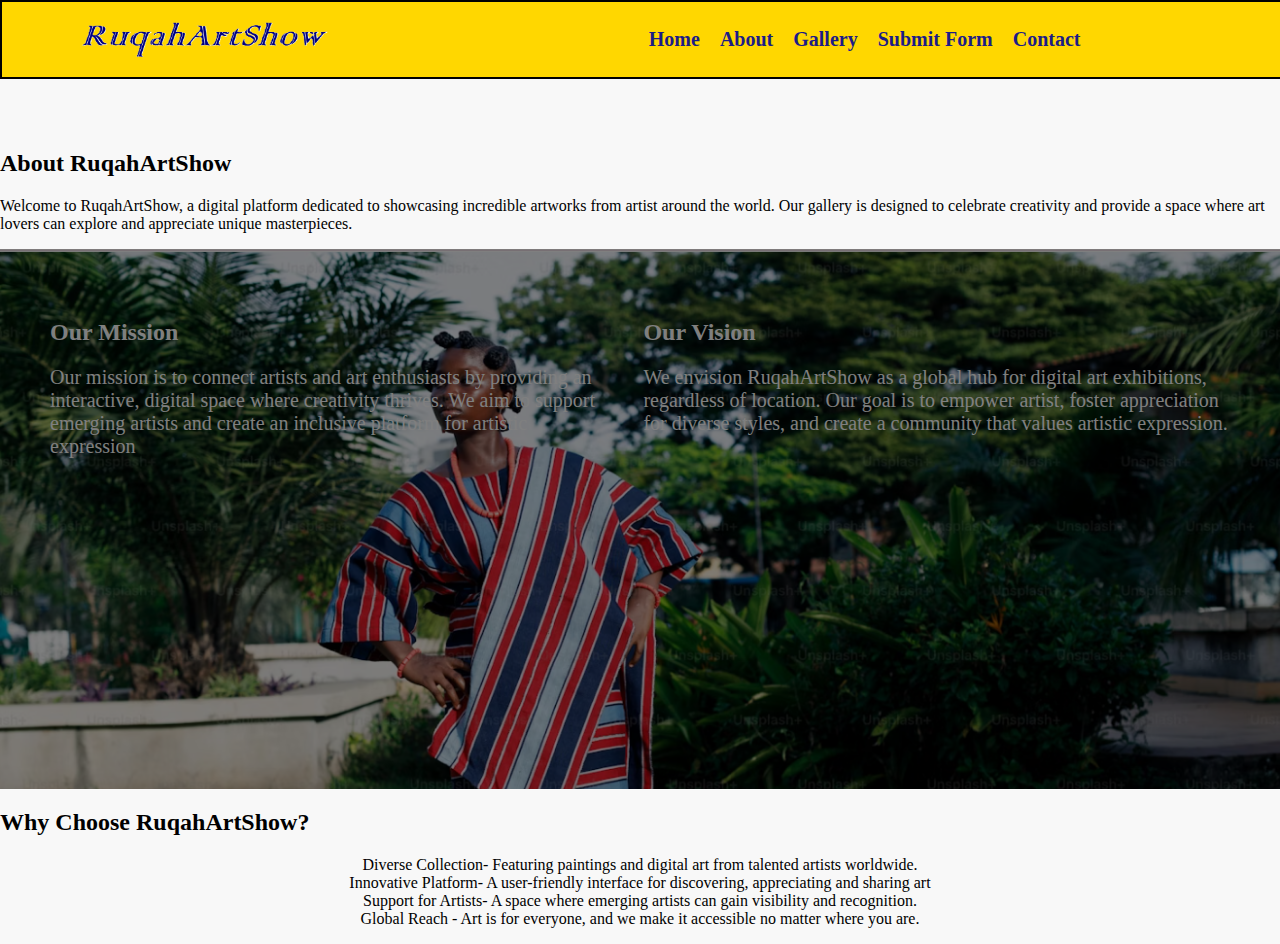
<file: about.html>
<html lang="en">
<head>
    <meta charset="UTF-8">
    <meta name="viewport" content="width=device-width, initial-scale=1.0">
    <title>VIRTUAL ART GALLERY</title>
    <link rel="stylesheet" href="about.css">
</head>
<body>
    <header>
        <div id="main-head">
            <div>
                <img src="/VIRTUAL ART/images/ruqahart.png" alt="" width="250px">
            </div>
            <div id="navigation">
                <nav>
                    <ul>
                      <li><a href="index.html">Home</a></li>
                      <li><a href="#">About</a></li>
                      <li><a href="gallery.html">Gallery</a></li>
                      <li><a href="submit-form.html">Submit Form</a></li>
                      <li><a href="contact-us.html">Contact</a></li>
                    </ul>
                </nav>
            </div>
                
            
        </div>
    </header>

<!-- ------about session----- -->
    <section id="about">
        <div>
           <h2>About RuqahArtShow</h2>
           <p>Welcome to RuqahArtShow, a digital platform dedicated to showcasing incredible artworks from artist around the world. Our gallery is designed to celebrate creativity and provide a space where art lovers can explore and appreciate unique masterpieces.</p>
        </div>
    </section>

    <!-- -----mission and vision statement -->
     <section id="mission-vision">
         <div class="mission-image">
            
                <div class="overlay"></div> 
                <div class="mission-and-vision">
                    <div>
                        <h2>Our Mission</h2>
                        <p>Our mission is to <span>connect artists and art enthusiasts</span> by providing an interactive, digital space where creativity thrives. We aim to support emerging artists and create an inclusive platform for artistic expression</p>
                    </div>
                    <div>
                        <h2>Our Vision</h2>
                        <p>We envision RuqahArtShow as a <span>global hub for digital art exhibitions</span>, regardless of location. Our goal is to empower artist, foster appreciation for diverse styles, and create a community that values artistic expression.</p>
                    </div>
                </div>
            </div>
         </div>
     </section>

     <!-- ------Why choose Us? section------ -->
      <section id="why-choose">
          <div>
            <h2>Why Choose RuqahArtShow?</h2>
             <ul>
                <li><span>Diverse Collection</span>- Featuring paintings and digital art from talented artists worldwide.</li>
                <li><span>Innovative Platform</span>- A user-friendly interface for discovering, appreciating and sharing art</li>
                <li>
                    <span>Support for Artists</span>- A space where emerging artists can gain visibility and recognition.
                </li>
                <li>
                    <span>Global Reach</span> - Art is for everyone, and we make it accessible no matter where you are.
                </li>
             </ul>
          </div>
      </section>
 </body>
</html>
</file>
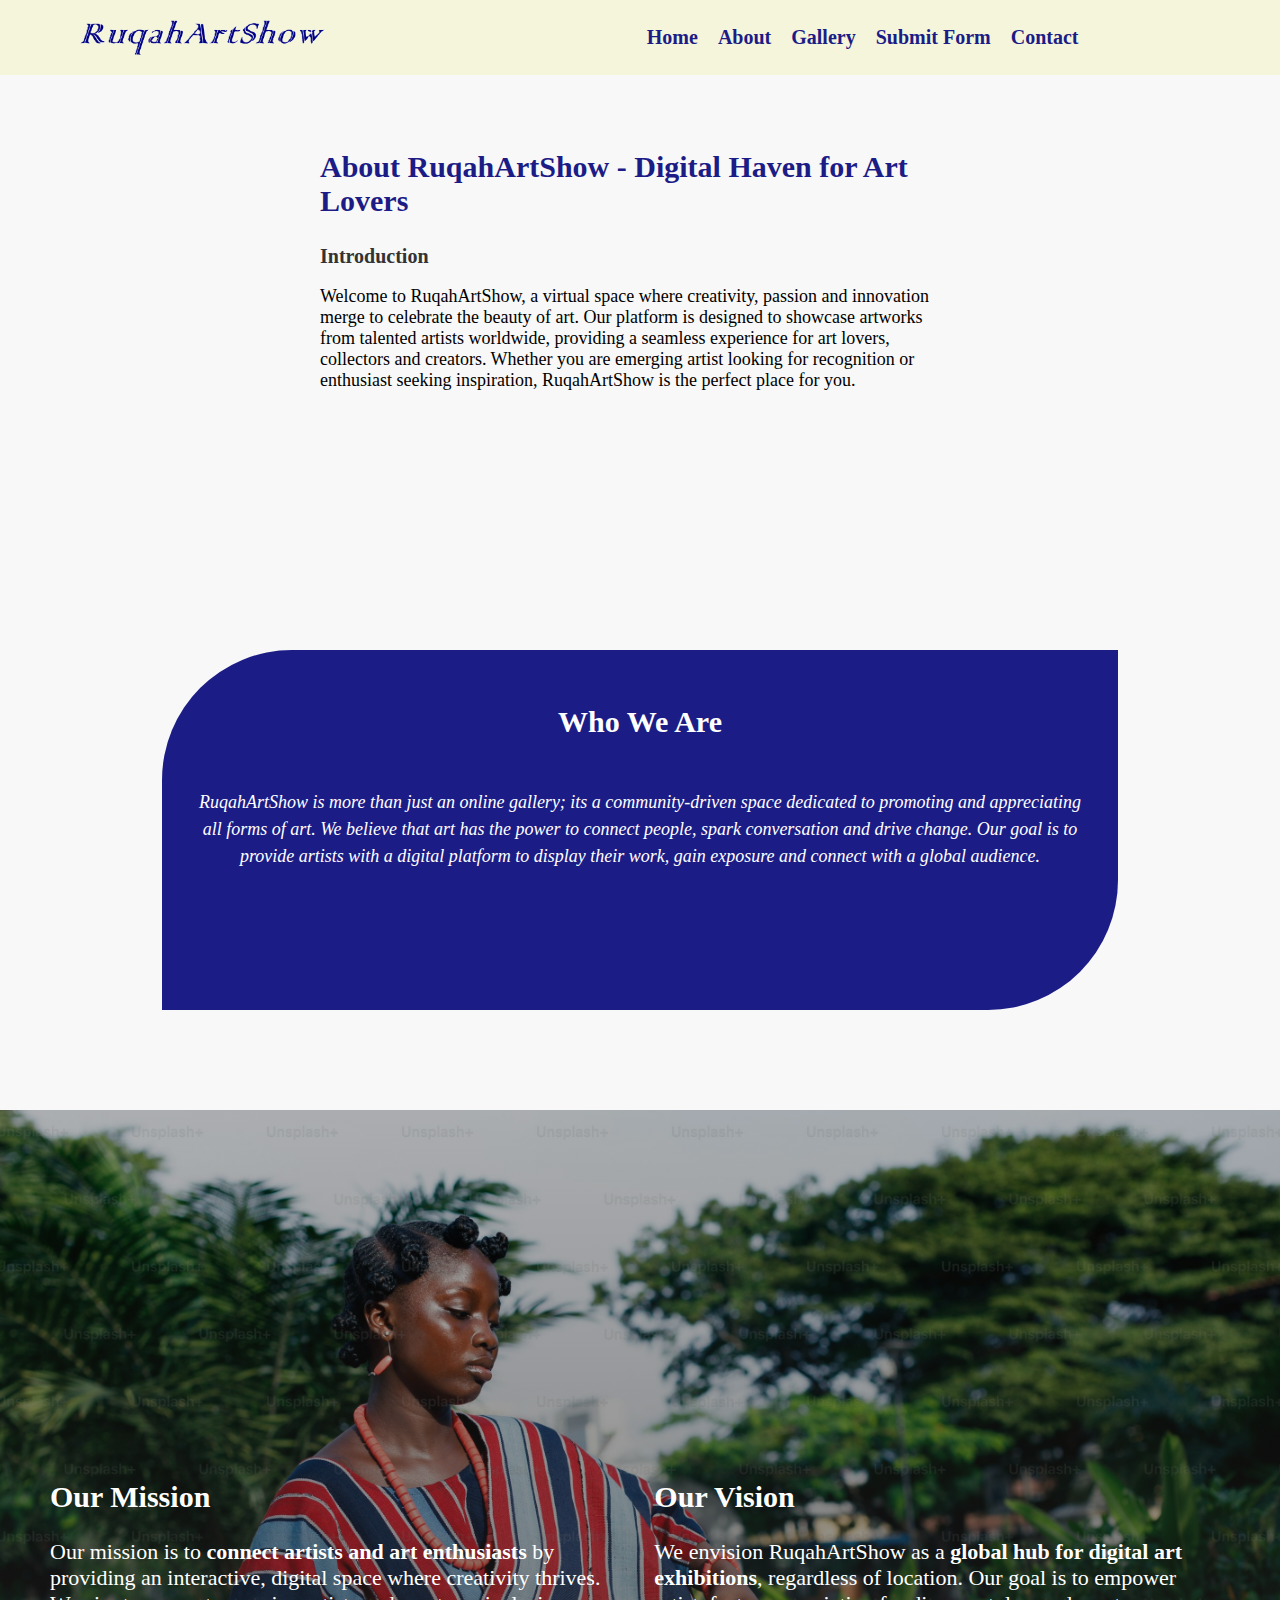
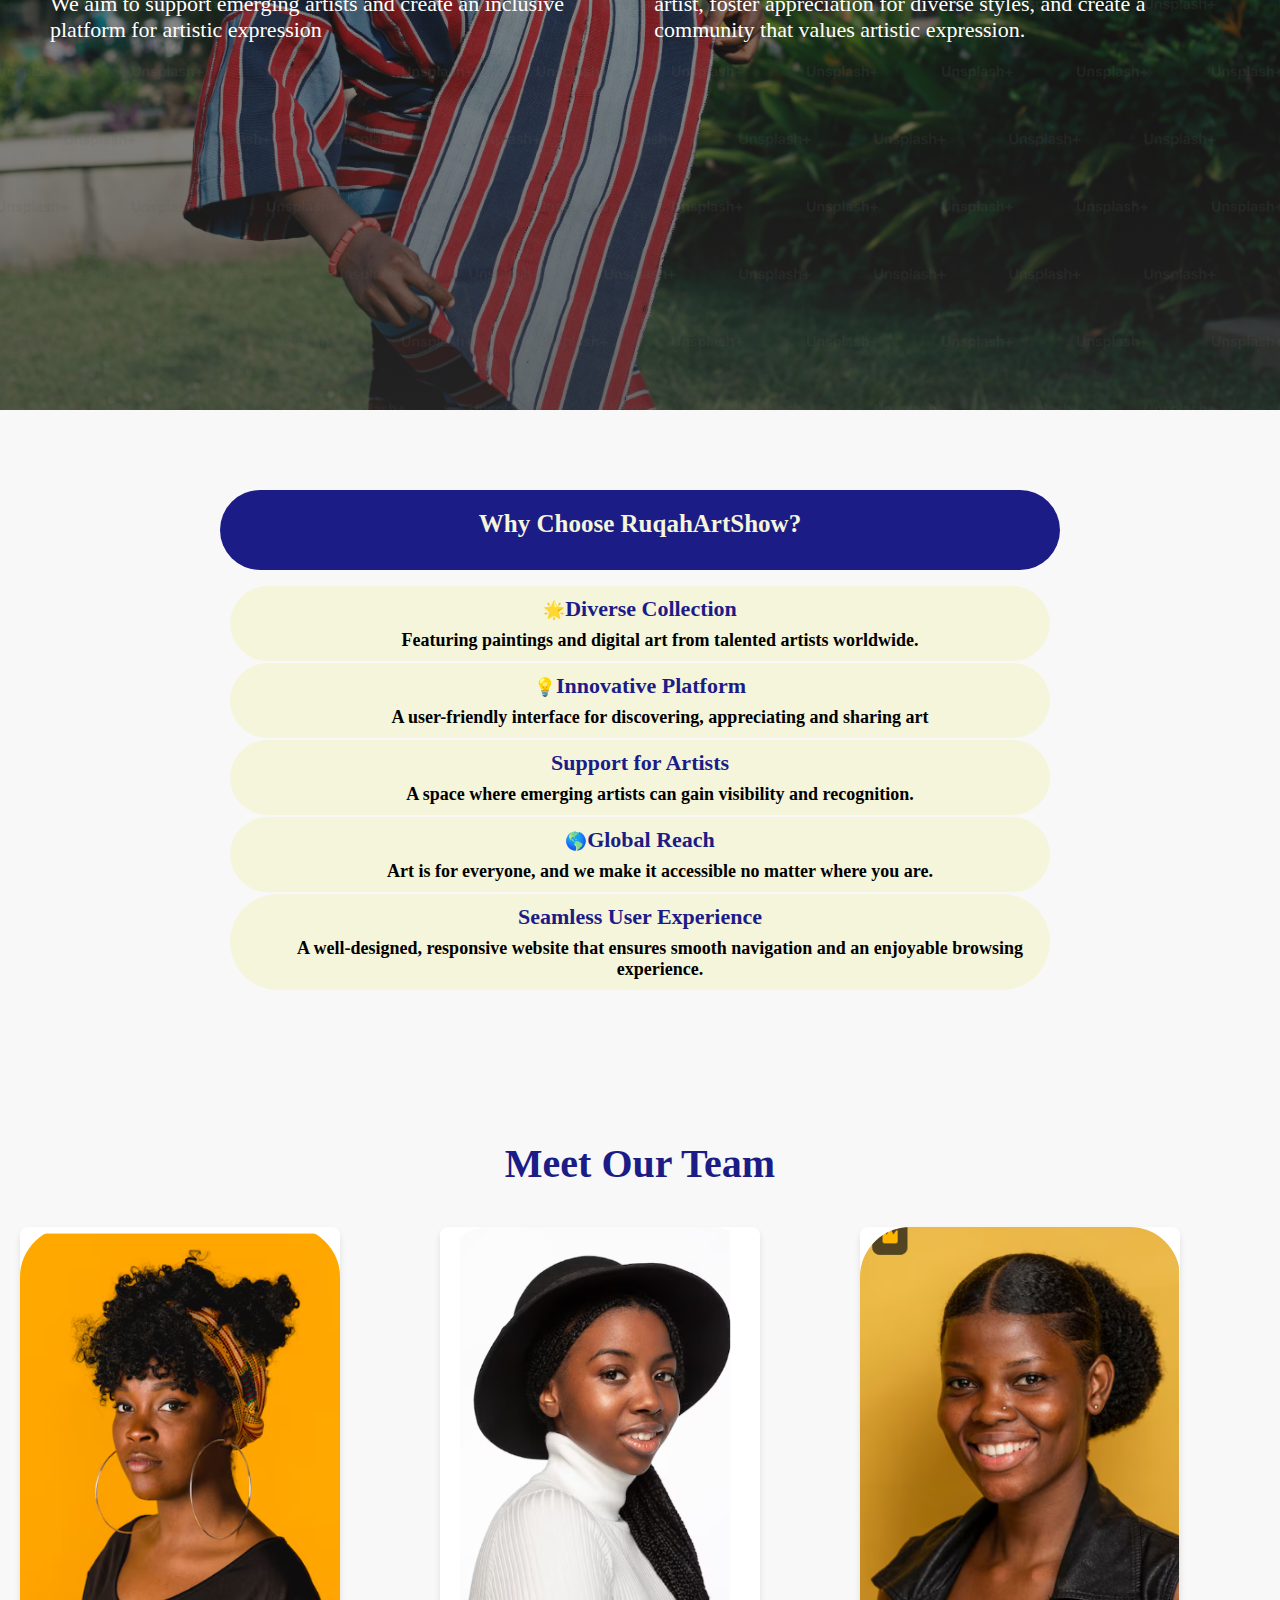
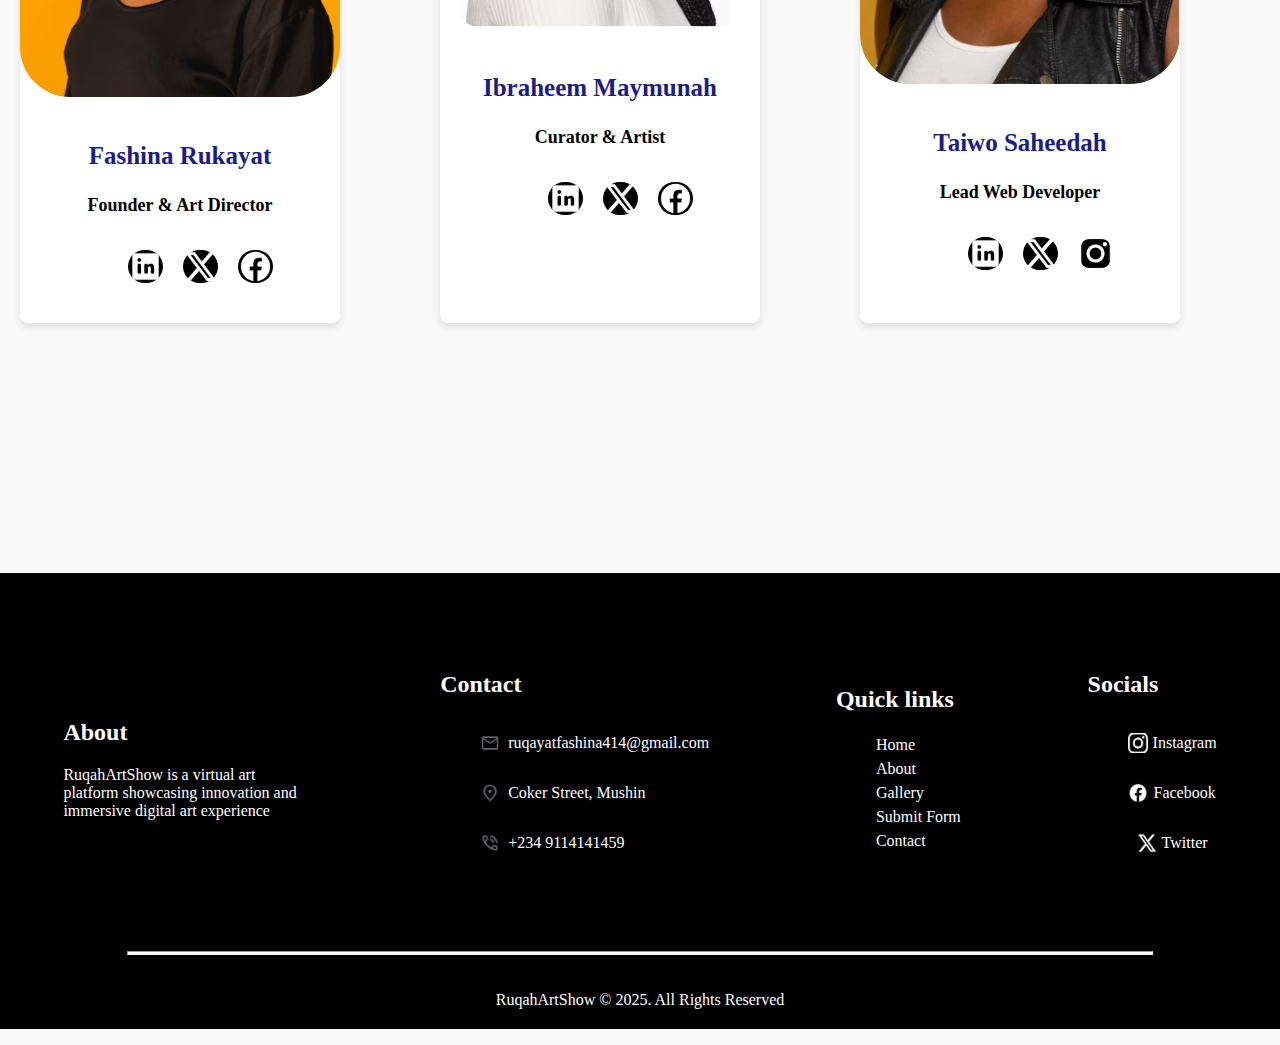
<file: VIRTUAL ART/about.html>
<html lang="en">
<head>
    <meta charset="UTF-8">
    <meta name="viewport" content="width=device-width, initial-scale=1.0">
    <title>VIRTUAL ART GALLERY</title>
    <link rel="stylesheet" href="about.css">
</head>
<body>
    <header>
        <div id="main-head">
            <div>
                <img src="images/ruqahart.png" alt="" width="250px">
            </div>
            <div id="navigation">
                <nav>
                    <ul>
                      <li><a href="index.html">Home</a></li>
                      <li><a href="about.html">About</a></li>
                      <li><a href="gallery.html">Gallery</a></li>
                      <li><a href="submit-form.html">Submit Form</a></li>
                      <li><a href="contact-us.html">Contact</a></li>
                    </ul>
                </nav>
            </div>
                
            
        </div>
    </header>

<!-- ------about session----- -->
    <section id="about">
        <div class="about-img">
            <div class="about-us">
               <h2>About RuqahArtShow - Digital Haven for Art Lovers</h2>
               <h4>Introduction</h4>
               <p>Welcome to RuqahArtShow, a virtual space where creativity, passion and innovation merge to celebrate the beauty of art. Our platform is designed to showcase artworks from talented artists worldwide, providing a seamless experience for art lovers, collectors and creators. Whether you are emerging artist looking for recognition or enthusiast seeking inspiration, RuqahArtShow is the perfect place for you.</p>
               <!-- <p>RuqahArtShow is a <span>digital art gallery</span>dedicated to showcasing creativity from artist worldwide. We provide a <span>virtual space</span> where artist can display their work, gain recognition and connect with a global audience.</p>
               <p>Art is a universal language and our platform makes it <span>accessible to everyone, anytime, anywhere</span>. Whether you are an artist, collector or enthusiast, RuqahArtShow offers a diverse collection of artworks, ranging from traditional paintings to digital art and mixed media.
               We believe in <span>empowering artists, fostering creativity and redefining the way art is experienced online. </span> Join us in celebrating art without boundaries!</p> -->
               <!-- <p>Welcome to RuqahArtShow, a digital platform dedicated to showcasing incredible artworks from artist around the world. Our gallery is designed to celebrate creativity and provide a space where art lovers can explore and appreciate unique masterpieces.</p> -->
            </div>
        </div>
        
    </section>

    <!-- -----who we are--- -->
   
     <section id="who-we-are">
        <div>
           <h2>Who We Are</h2>
           <p>RuqahArtShow is more than just an online gallery; its a community-driven space dedicated to promoting and appreciating all forms of art. We believe that art has the power to connect people, spark conversation and drive change. Our goal is to provide artists with a digital platform to display their work, gain exposure and connect with a global audience.</p>
        </div>
     </section>

    <!-- -----mission and vision statement -->
     <section id="mission-vision">
         <div class="mission-image"> 
                <div class="mission-and-vision">
                    <div>
                        <h2>Our Mission</h2>
                        <p>Our mission is to <span>connect artists and art enthusiasts</span> by providing an interactive, digital space where creativity thrives. We aim to support emerging artists and create an inclusive platform for artistic expression</p>
                    </div>
                    <div>
                        <h2>Our Vision</h2>
                        <p>We envision RuqahArtShow as a <span>global hub for digital art exhibitions</span>, regardless of location. Our goal is to empower artist, foster appreciation for diverse styles, and create a community that values artistic expression.</p>
                    </div>
            </div>
         </div>
     </section>

     <!-- ------Why choose Us? section------ -->
      <section id="why-choose">
          <div>
            <h2>Why Choose RuqahArtShow?</h2>
             <ul>
                <li>
                    <dl>
                        <dt>🌟<span>Diverse Collection</span></dt>
                        <dd>Featuring paintings and digital art from talented artists worldwide.</dd>
                    </dl>
                    
                </li>
                <li>
                    <dl>
                        <dt>💡<span>Innovative Platform</span></dt>
                        <dd>A user-friendly interface for discovering, appreciating and sharing art</dd>
                    </dl>
                </li>
                <li>
                    <dl>
                        <dt><span>Support for Artists</span></dt>
                        <dd>A space where emerging artists can gain visibility and recognition.</dd>
                    </dl>
                </li>
                <li>
                    <dl>
                        <dt>🌎<span>Global Reach</span></dt>
                    </dl>
                    <dd>Art is for everyone, and we make it accessible no matter where you are.</dd>
                </li>
                <li>
                    <dl>
                        <dt><span>Seamless User Experience</span></dt>
                        <dd>A well-designed, responsive website that ensures smooth navigation and an enjoyable browsing experience.</dd>
                    </dl>
                </li>
             </ul>
          </div>
      </section>

      <!-- -----Team section---- -->
       <section id="team">
           <h2>Meet Our Team</h2>
           <div class="team-container">
              
            
             <div class="team-member">
                <img src="images/freepik 6.png" alt="Curator">
                <h3>Fashina Rukayat</h3>
                <p><b>Founder & Art Director</b></p>
                <div class="social-links">
                    <ul>
                        <li>
                            <a href="#">
                                <img src="images/linkedin icon.png" alt="">
                            </a>
                        </li>
                        <li>
                            <a href="#">
                                <img src="images/x logo.png" alt="">
                            </a>
                        </li>
                        <li>
                            <a href="#">
                                <img src="images/facebook icon.png" alt="">
                            </a>
                        </li>
                    </ul>
                </div>
           </div>

                <div class="team-member">
                    <img src="images/freepik 2.png" alt="Curator">
                    <h3>Ibraheem Maymunah</h3>
                    <p><b>Curator & Artist</b></p>
                    <div class="social-links">
                        <ul>
                            <li>
                                <a href="#">
                                    <img src="images/linkedin icon.png" alt="">
                                </a>
                            </li>
                            <li>
                                <a href="#">
                                    <img src="images/x logo.png" alt="">
                                </a>
                            </li>
                            <li>
                                <a href="#">
                                    <img src="images/facebook icon.png" alt="">
                                </a>
                            </li>
                        </ul>
                    </div>
                </div>

                    <div class="team-member">
                        <img src="images/freepik 3.png" class="team-img" alt="Curator">
                        <h3>Taiwo Saheedah</h3>
                        <p><b>Lead Web Developer</b></p>
                        <div class="social-links">
                            <ul>
                                <li>
                                    <a href="#">
                                        <img src="images/linkedin icon.png" class="team" alt="">
                                    </a>
                                </li>
                                <li>
                                    <a href="#">
                                        <img src="images/x logo.png" class="team" alt="">
                                    </a>
                                </li>
                                <li>
                                    <a href="#">
                                        <img src="images/instagram icon.png" class="team-img" alt="">
                                    </a>
                                </li>
                            </ul>
                        </div>
                   </div>
             </div>
           </div>
       </section>







      <footer>
        <div id="foot">
            <div id="about-foot">
                <h2>About</h2>
                <p>RuqahArtShow is a virtual art platform showcasing innovation and immersive digital art experience</p>

            </div>
            <div id="contact-foot">
                <h2>Contact</h2>
                <div>
                    <ul>
                        <li>
                            <a href="#">
                                <div>
                                    <img src="images/mail-icon.png" alt="">
                                </div>
                                <div>
                                    <p>ruqayatfashina414@gmail.com</p>
                                </div>  
                            </a>
                        </li>
                        <li>
                            <a href="#">
                                <div><img src="images/location-icon.png" alt=""></div>
                                <div><p>Coker Street, Mushin</p></div>
                            </a>
                        </li>
                        <li>
                            <a href="#">
                                <div><img src="images/phone-icon.png" alt=""></div>
                                <div><p>+234 9114141459</p></div>
                            </a>
                        </li>
                    </ul>
                   
                </div>
            </div>
            <div id="link-foot">
                <h2>Quick links</h2>
                <div>
                    <ul>
                        <li><a href="index.html">Home</a></li>
                        <li><a href="about.html">About</a></li>
                        <li><a href="gallery.html">Gallery</a></li>
                        <li><a href="submit-form.html">Submit Form</a></li>
                        <li><a href="contact-us.html">Contact</a></li>
                    </ul>
                </div>
            </div>
            <div id="social-foot">
                <h2>Socials</h2>
                <div>
                    <ul>
                        <li>
                            <div class="social-link">
                                <img src="images/instagram icon.png" alt="">
                                <a href="#">
                                    <p>Instagram</p>
                                </a>
                            </div>
                        </li>
                        <li>
                            <div class="social-link">
                                <img src="images/facebook icon.png" alt="">
                                <a href="#">
                                    <p>Facebook</p>
                                </a>
                            </div>
                        </li>
                        <li>
                            <div class="social-link">
                                <img src="images/x logo.png" alt="">
                                <a href="#">
                                    <p>Twitter</p>
                                </a>
                            </div>
                        </li>
                    </ul>
                </div>
            </div>
            
        </div>
        <div id="border">
            <hr>
        </div>
        <div class="copyright">
          <p>RuqahArtShow &copy; 2025. All Rights Reserved</p>
        </div>
       
    </footer>
</body>
</html>
 </body>
</html>
</file>
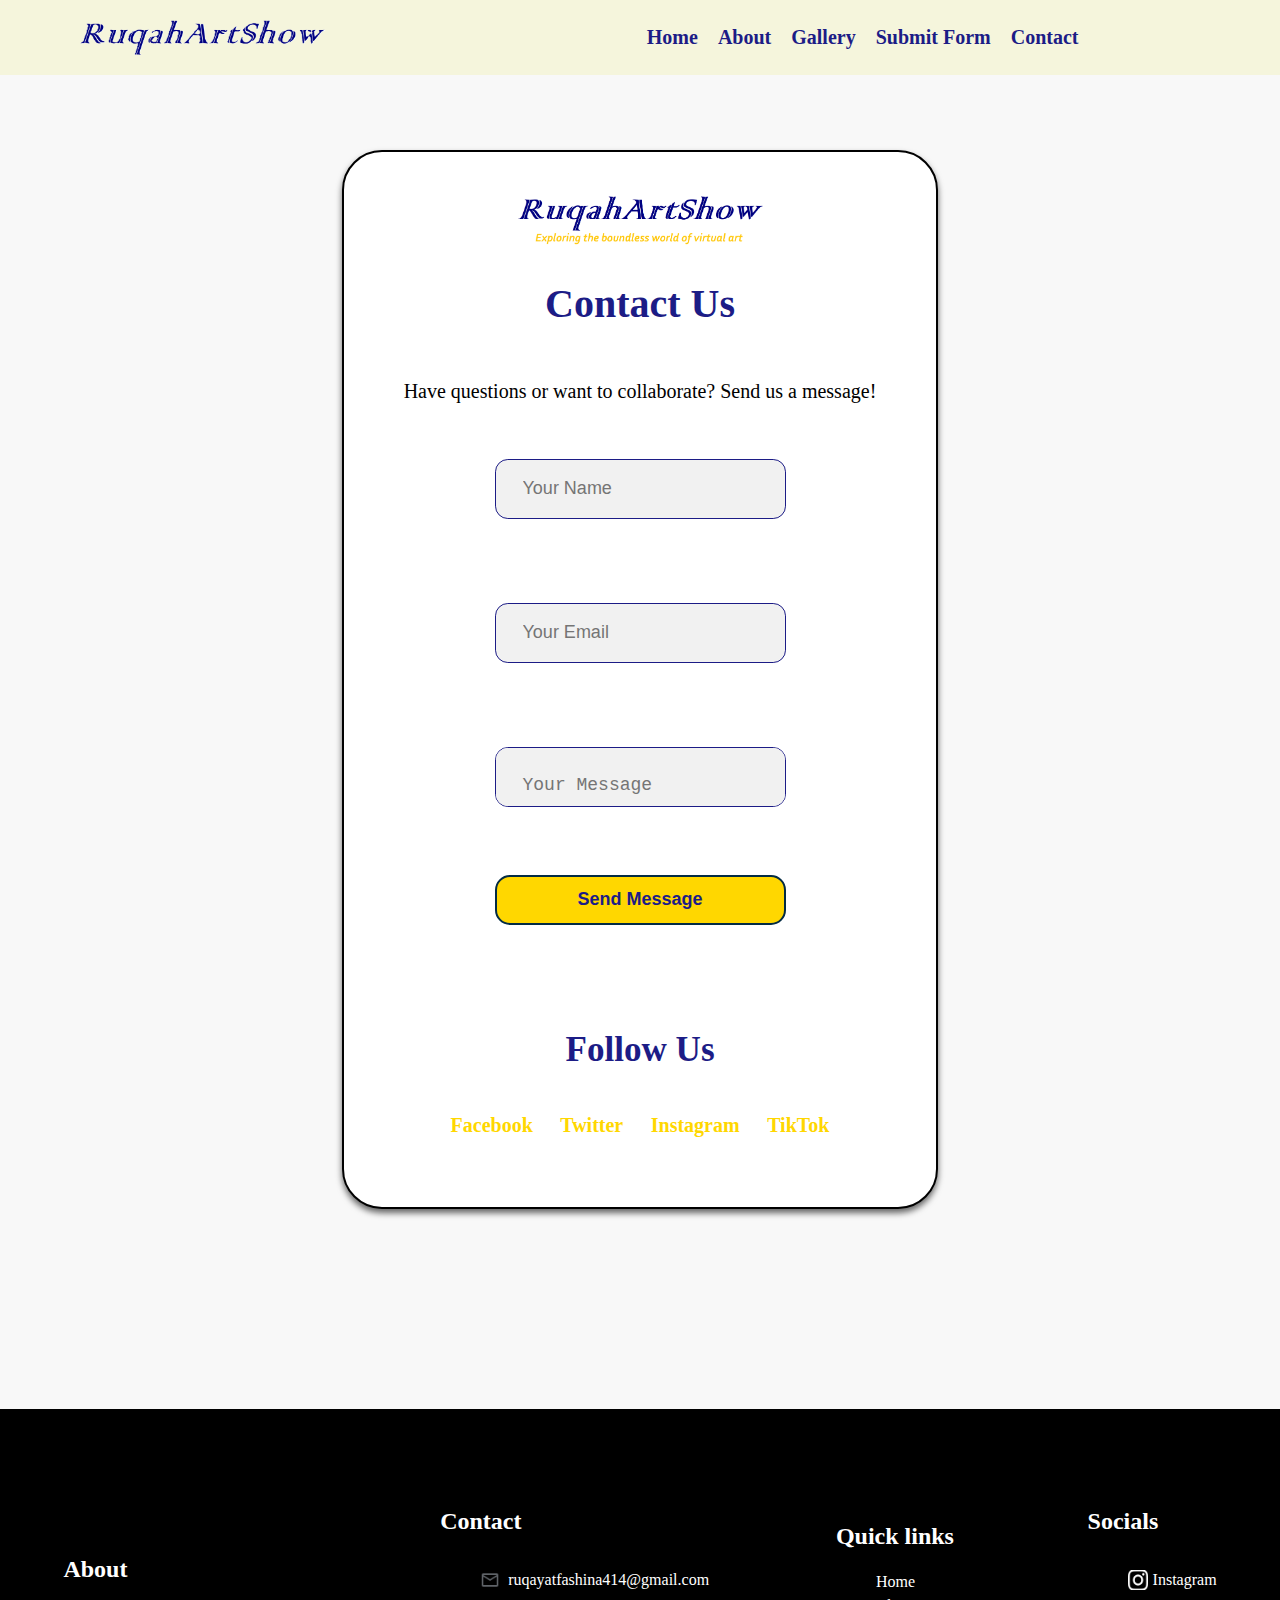
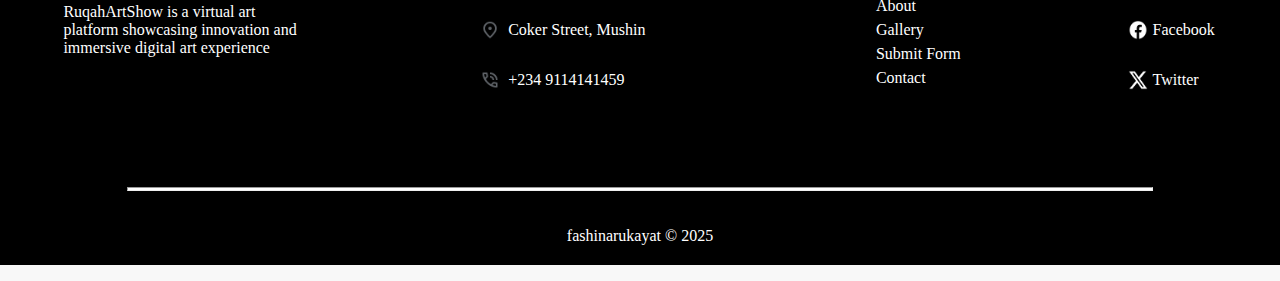
<file: VIRTUAL ART/contact-us.html>
<html lang="en">
<head>
    <meta charset="UTF-8">
    <meta name="viewport" content="width=device-width, initial-scale=1.0">
    <title>Contact us</title>
    <link rel="stylesheet" href="contact-us.css">
</head>
<body>
    <header>
        <div id="main-head">
            <div>
                <img src="images/ruqahart.png" alt="" width="250px">
            </div>
            <div id="navigation">
                <nav>
                    <ul>
                      <li><a href="index.html">Home</a></li>
                      <li><a href="#">About</a></li>
                      <li><a href="gallery.html">Gallery</a></li>
                      <li><a href="submit-form.html">Submit Form</a></li>
                      <li><a href="contact-us.html">Contact</a></li>
                    </ul>
                </nav>
            </div>
                
            
        </div>
    </header>

    <!-- ---------Contact us Section--------- -->

    <section id="contact">
        <img src="images/about ruqah.png" alt="" width="250px">
       <h2>Contact Us</h2>
       <p>Have questions or want to collaborate? Send us a message!</p>

       <form id="contact-form">
        
        <input type="text" id="name" placeholder="Your Name" required>
        <br>
        
        <input type="email" id="email" placeholder="Your Email" required>
        <br>
        
        <textarea  id="message" rows="10" cols="20" placeholder="Your Message"  required></textarea>
        <br>
        <button type="submit"> <a href="thanks-contact.html">Send Message</a></button>
       </form>

       <div class="social-links">
         <h3>Follow Us</h3>
         
        <a href="#">Facebook</a>
        <a href="#">Twitter</a>
        <a href="#">Instagram</a>
        <a href="#">TikTok</a>
         

       </div>
    </section>

   <!-- --------footer------------- -->
   <footer>
    <div id="foot">
        <div id="about-foot">
            <h2>About</h2>
            <p>RuqahArtShow is a virtual art platform showcasing innovation and immersive digital art experience</p>

        </div>
        <div id="contact-foot">
            <h2>Contact</h2>
            <div>
                <ul>
                    <li>
                        <a href="#">
                            <div>
                                <img src="images/mail-icon.png" alt="">
                            </div>
                            <div>
                                <p>ruqayatfashina414@gmail.com</p>
                            </div>  
                        </a>
                    </li>
                    <li>
                        <a href="#">
                            <div><img src="images/location-icon.png" alt=""></div>
                            <div><p>Coker Street, Mushin</p></div>
                        </a>
                    </li>
                    <li>
                        <a href="#">
                            <div><img src="images/phone-icon.png" alt=""></div>
                            <div><p>+234 9114141459</p></div>
                        </a>
                    </li>
                </ul>
               
            </div>
        </div>
        <div id="link-foot">
            <h2>Quick links</h2>
            <div>
                <ul>
                    <li><a href="index.html">Home</a></li>
                    <li><a href="about.html">About</a></li>
                    <li><a href="gallery.html">Gallery</a></li>
                    <li><a href="submit-form.html">Submit Form</a></li>
                    <li><a href="contact-us.html">Contact</a></li>
                </ul>
            </div>
        </div>
        <div id="social-foot">
            <h2>Socials</h2>
            <div>
                <ul>
                    <li>
                        <div class="social-icon">
                            <img src="images/instagram icon.png" alt="">
                            <a href="#">
                                <p>Instagram</p>
                            </a>
                        </div>
                    </li>
                    <li>
                        <div class="social-icon">
                            <img src="images/facebook icon.png" alt="">
                            <a href="#">
                                <p>Facebook</p>
                            </a>
                        </div>
                    </li>
                    <li>
                        <div class="social-icon">
                            <img src="images/x logo.png" alt="">
                            <a href="#">
                                <p>Twitter</p>
                            </a>
                        </div>
                    </li>
                </ul>
            </div>
        </div>
        
    </div>
    <div id="border">
        <hr>
    </div>
    <div class="copyright">
      <p>fashinarukayat &copy; 2025</p>
    </div>
   
</footer>
</body>
</html>
</file>
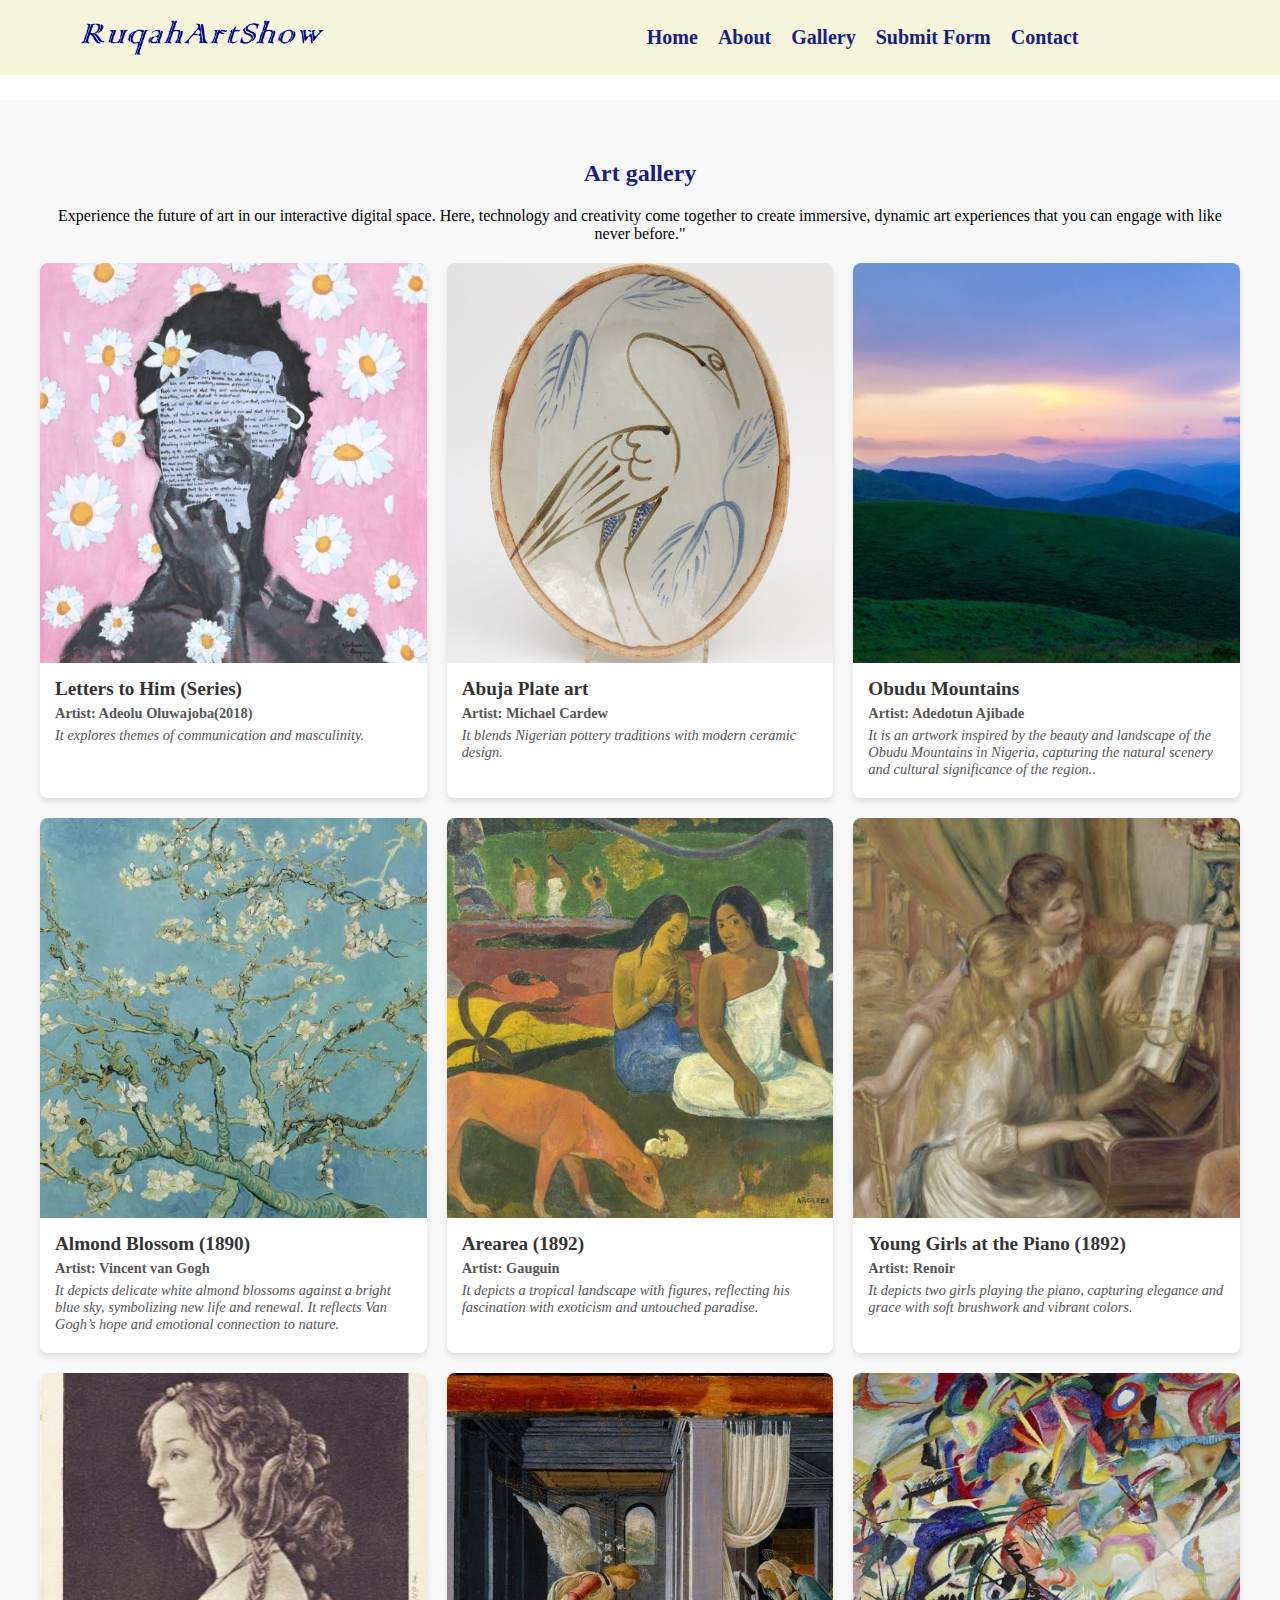
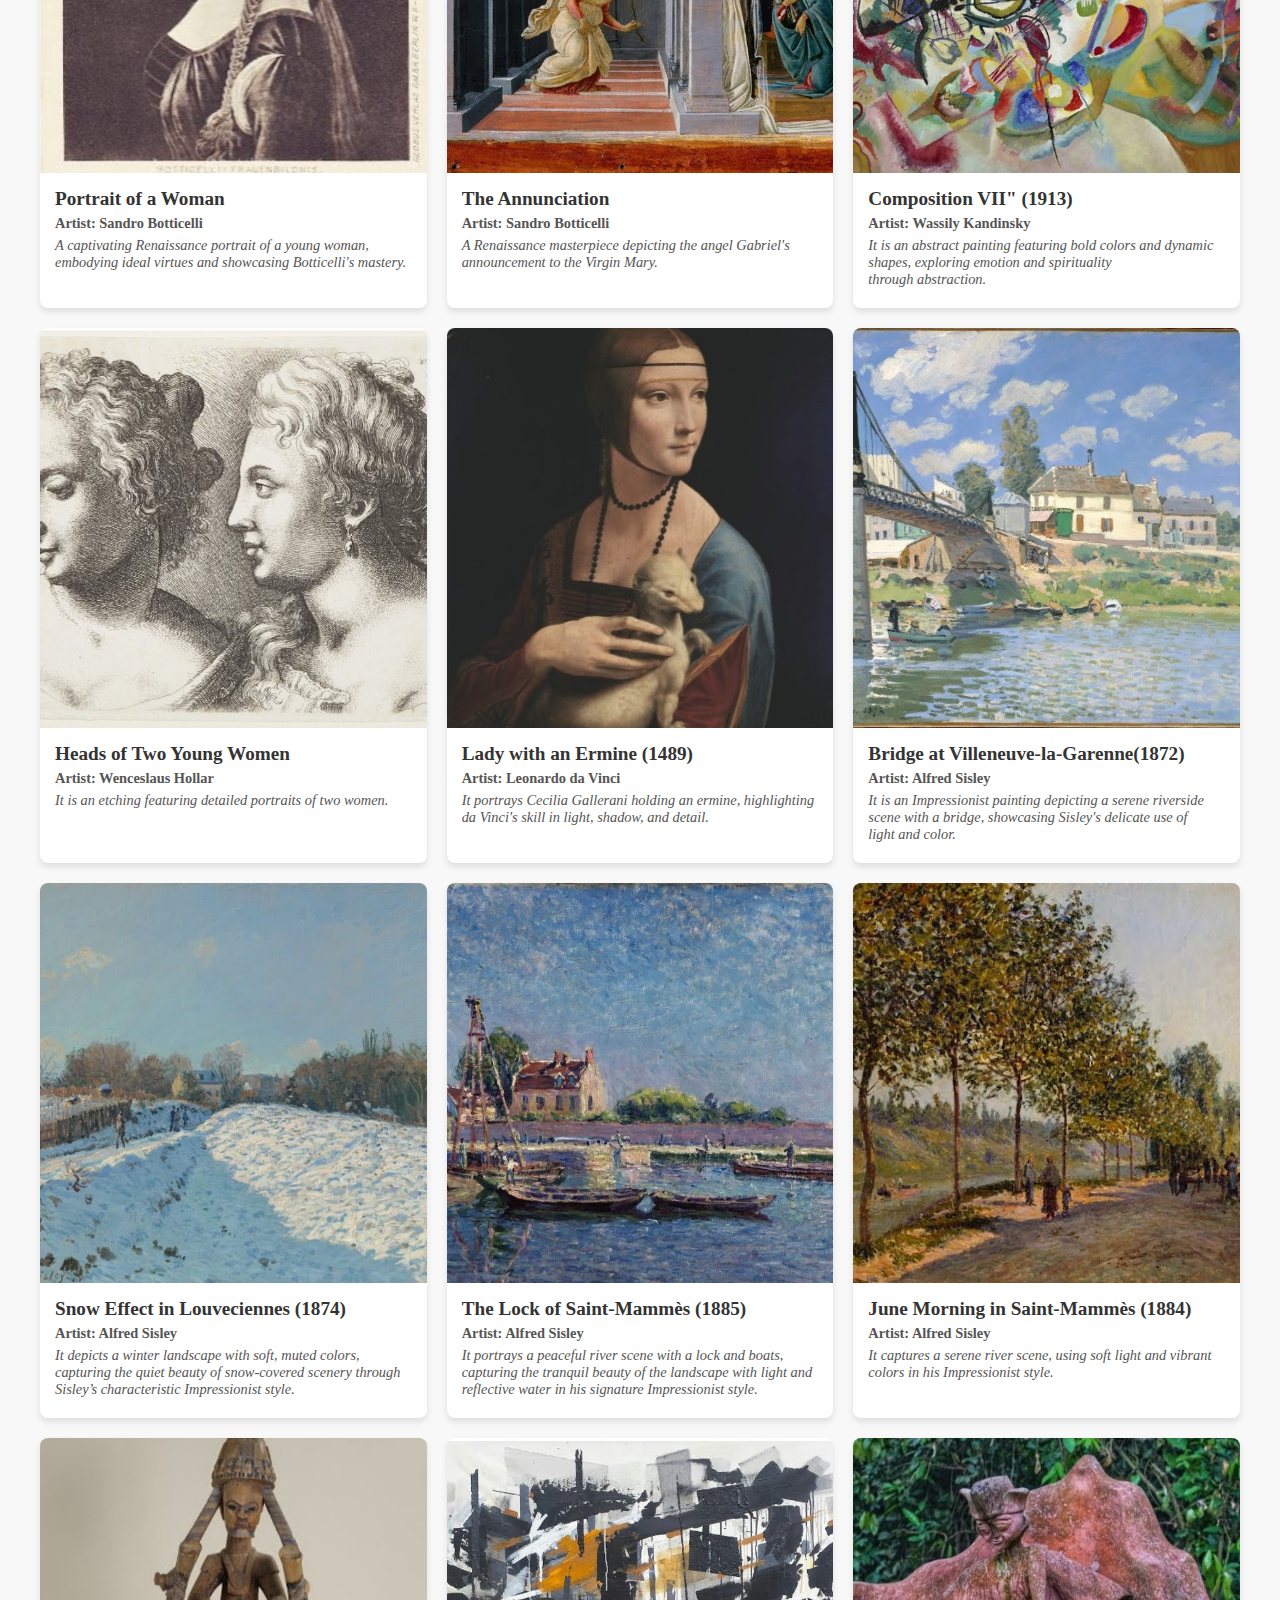
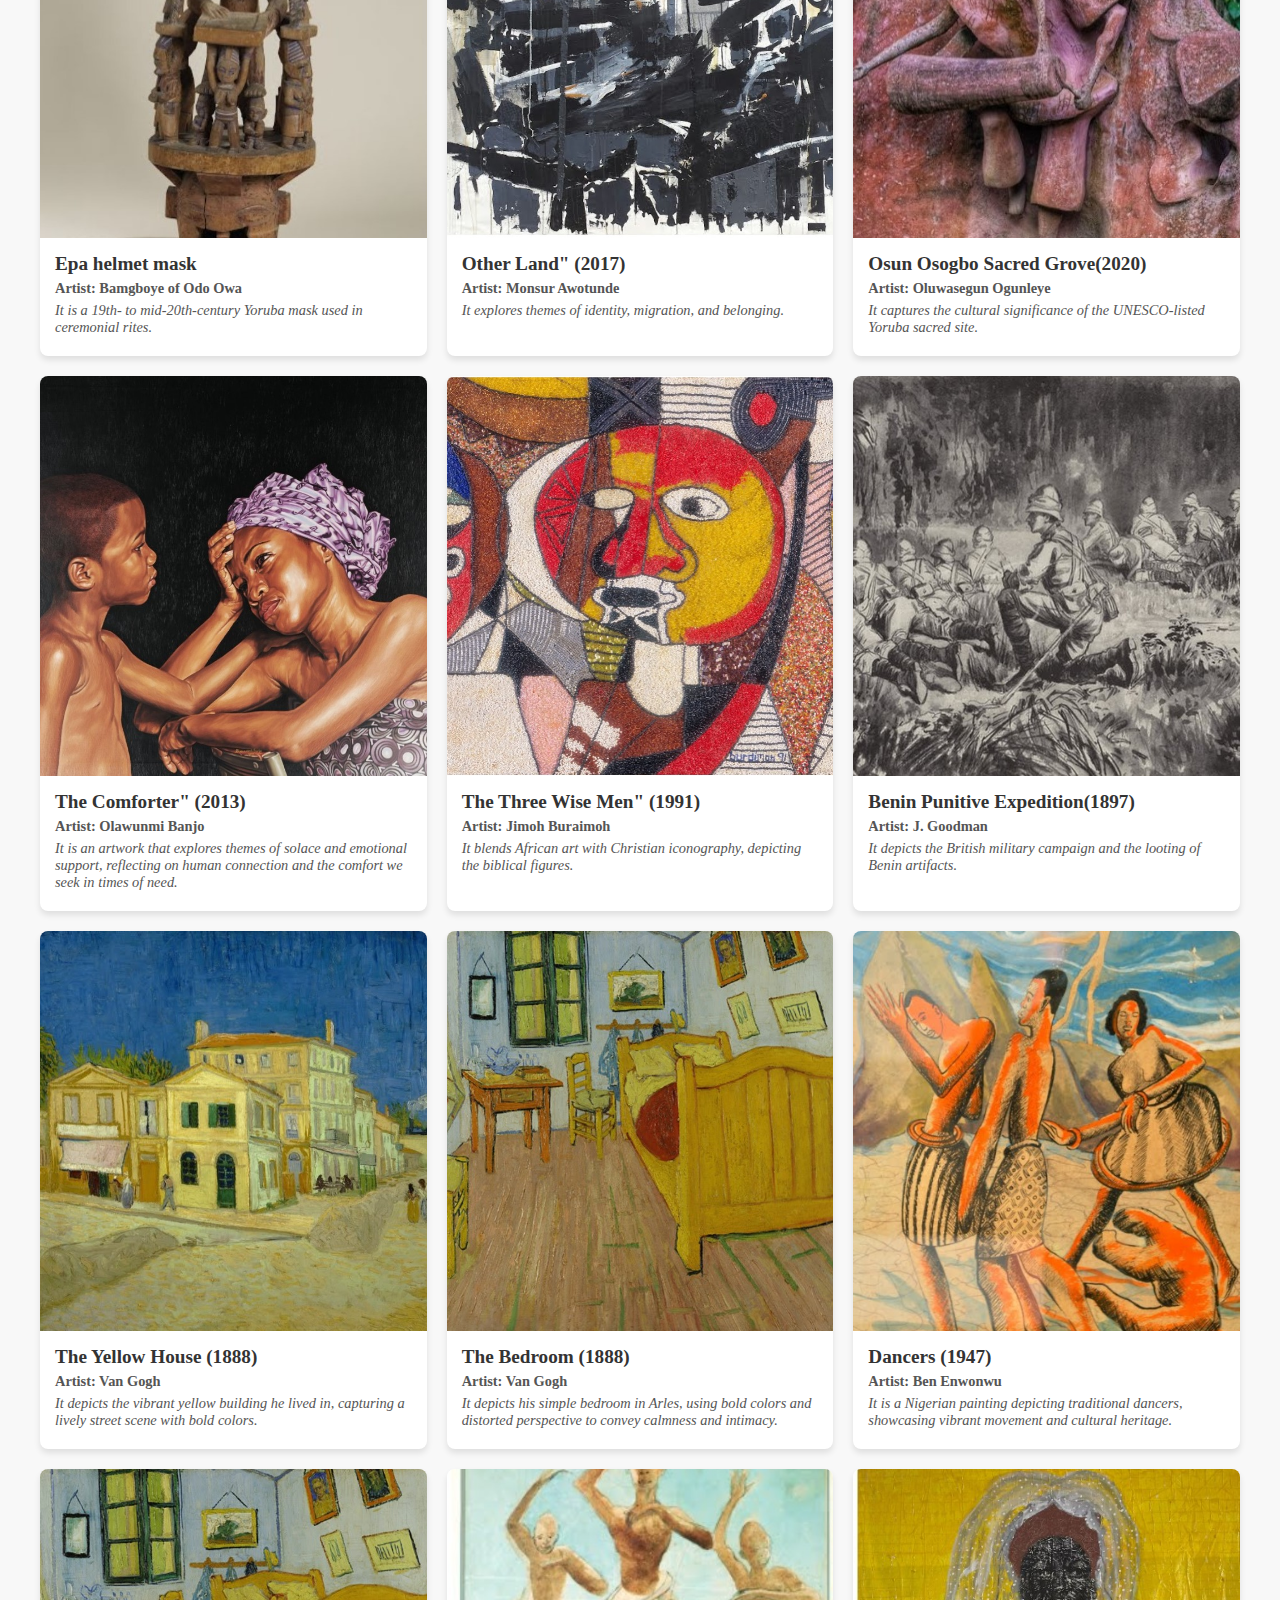
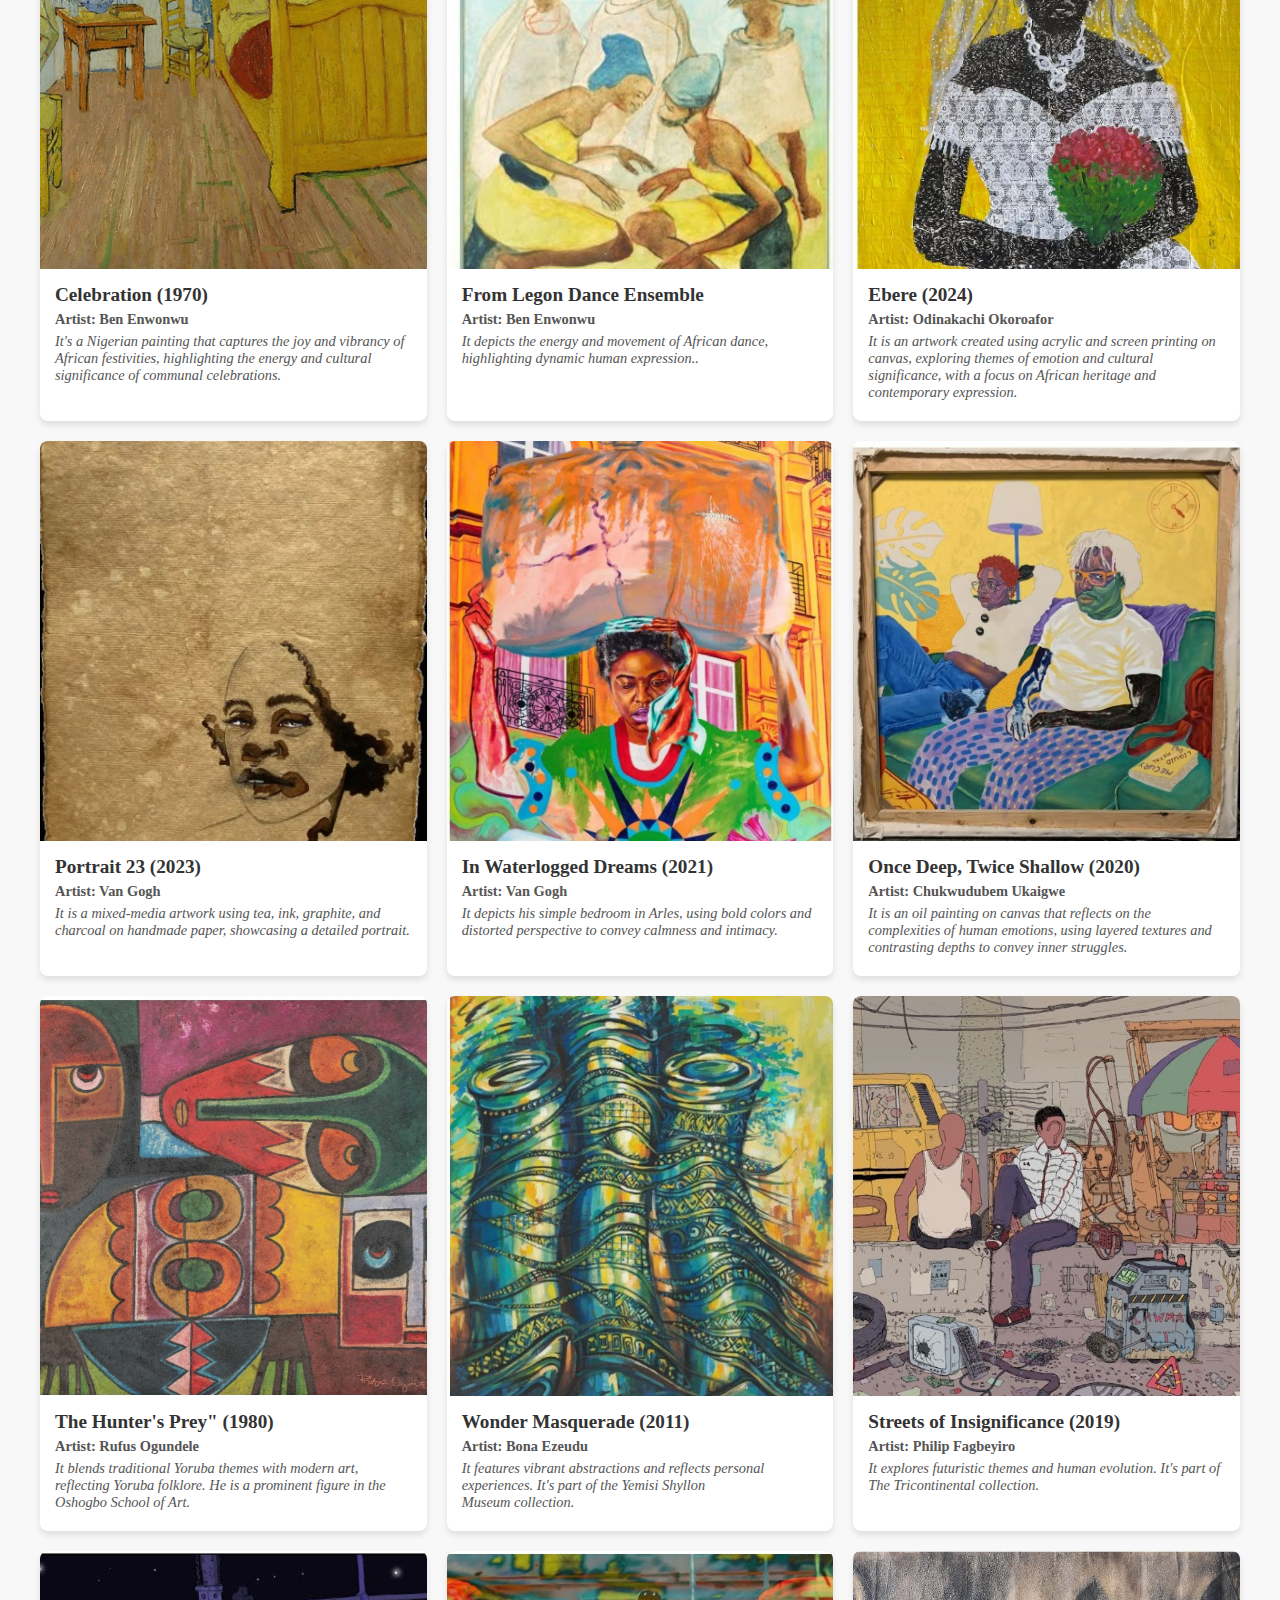
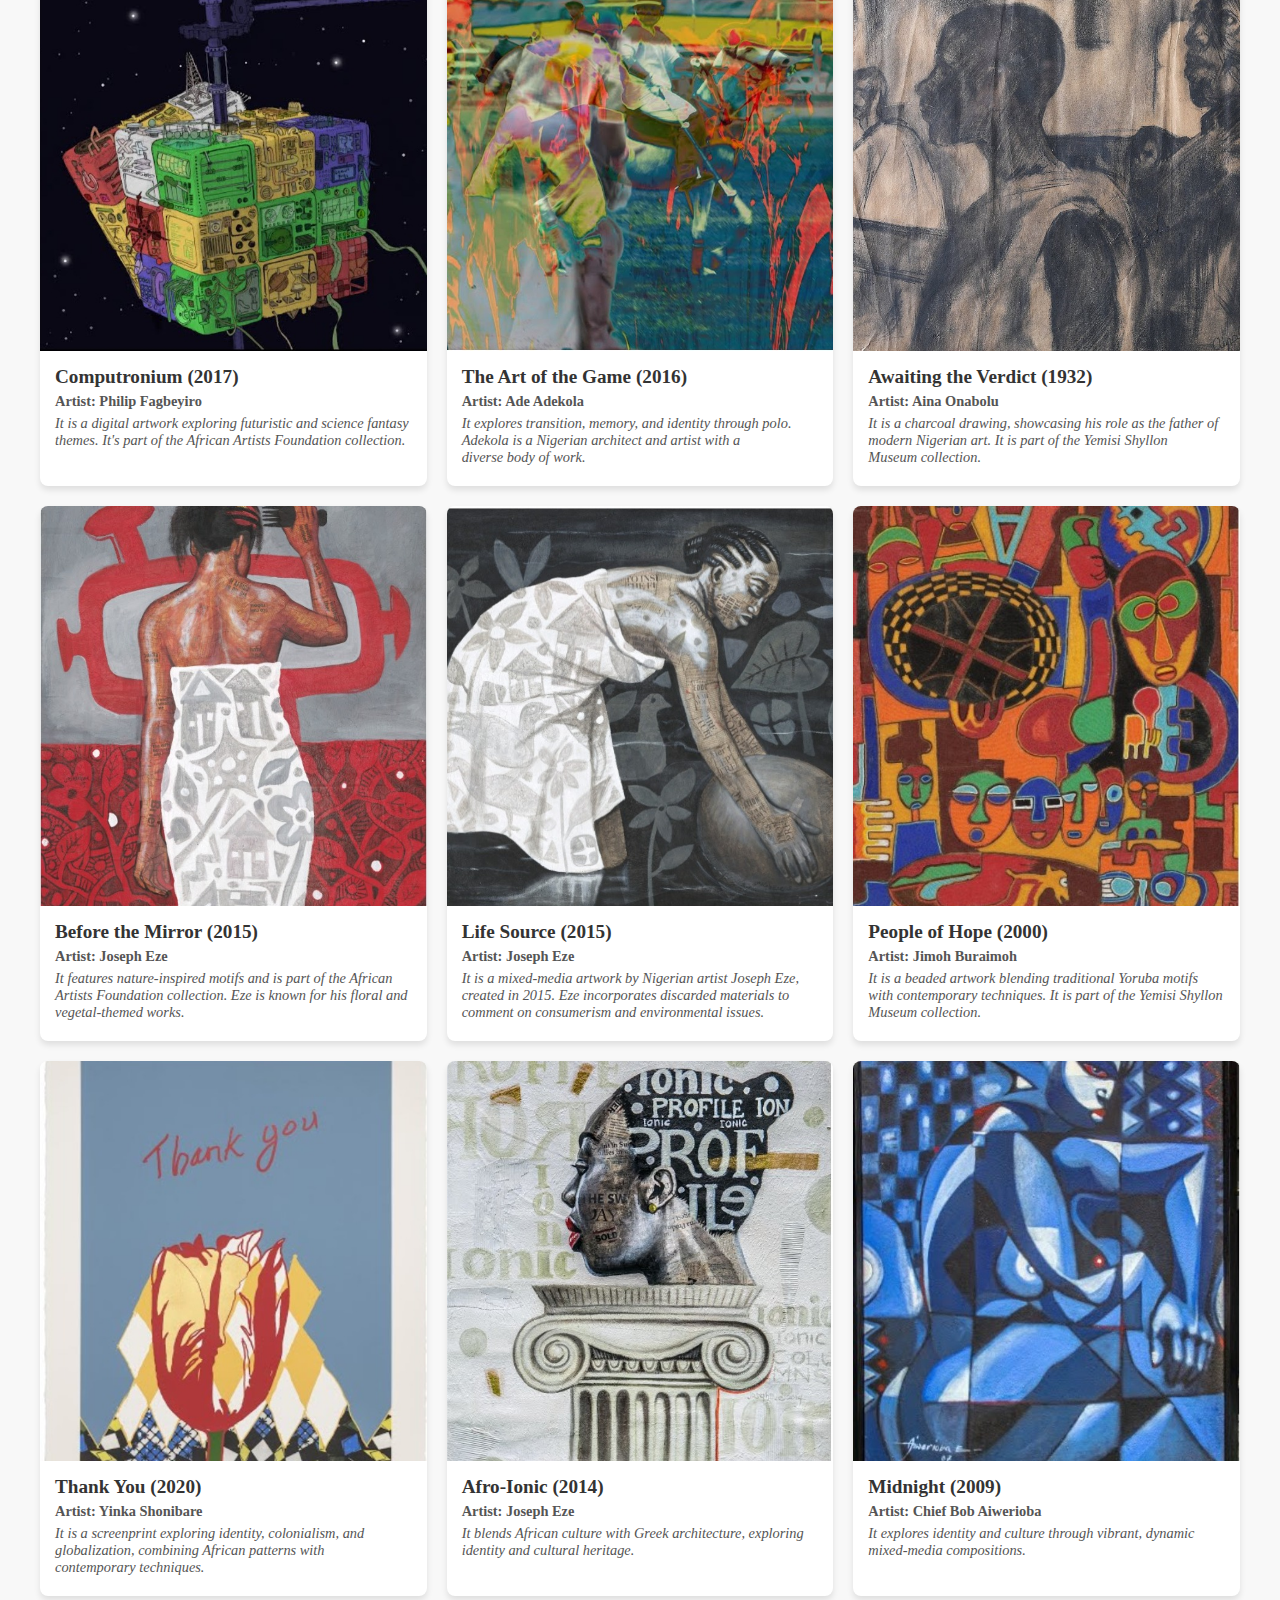
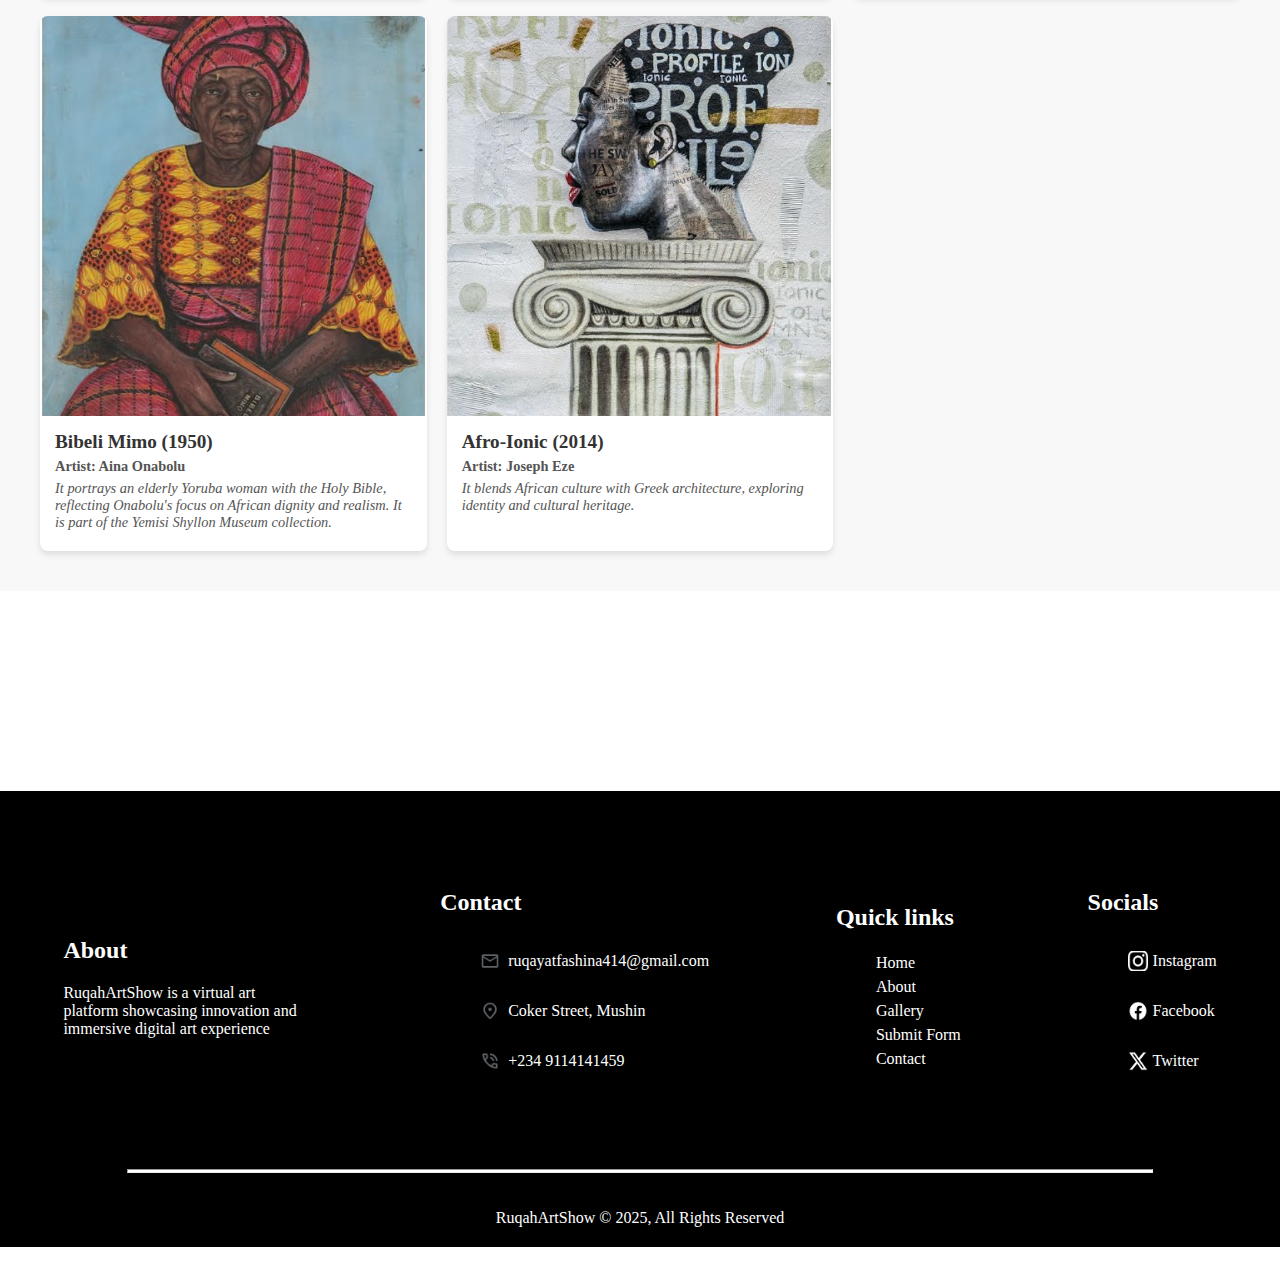
<file: VIRTUAL ART/gallery.html>
<html lang="en">
<head>
    <meta charset="UTF-8">
    <meta name="viewport" content="width=device-width, initial-scale=1.0">
    <title>Gallery</title>
    <link rel="stylesheet" href="gallery.css">
</head>
<body>
    <header>
        <div id="main-head">
            <div>
                <img src="images/ruqahart.png" alt="" width="250px">
            </div>
            <div id="navigation">
                <nav>
                    <ul>
                      <li><a href="index.html">Home</a></li>
                      <li><a href="about.html">About</a></li>
                      <li><a href="gallery.html">Gallery</a></li>
                      <li><a href="submit-form.html">Submit Form</a></li>
                      <li><a href="contact-us.html">Contact</a></li>
                    </ul>
                </nav>
            </div>
                
            
        </div>
    </header>

    <section id="gallery">
       <div class="heading">
            <h2>Art gallery</h2>
            <p>Experience the future of art in our interactive digital space. Here, technology and creativity come together to create immersive, dynamic art experiences that you can engage with like never before." </p>
       </div>
       <div id="gallery-container">
         
        <!-- ----Artwork card 1------- -->
            <div class="art-card">
                
                 <img src="images/Letters to Him (Series) art.jpg" alt="Letters to Him"> 
                
                 <div class="art-info">
                    <h3>Letters to Him (Series)</h3>
                    <p><b>Artist: Adeolu Oluwajoba(2018)</b></p>
                    <p class="art-description">It explores themes of communication and masculinity.</p>
                </div>
                
            </div>
        <!-- -----Artwork card 2 -->
        <div class="art-card">
                
            <img src="images/Abuja Plate art.jpg" alt="Abuja Plate art"> 
           
            <div class="art-info">
               <h3>Abuja Plate art</h3>
               <p><b>Artist:  Michael Cardew </b></p>
               <p class="art-description">It blends Nigerian pottery traditions with modern ceramic design.</p>
           </div>
           
       </div>
       
       <!-- -----Artwork card 3 -->
       <div class="art-card">
                
        <img src="images/Obudu Mountains art.jpg" alt="Obudu Mountains"> 
       
            <div class="art-info">
            <h3>Obudu Mountains</h3>
            <p><b>Artist: Adedotun Ajibade </b></p>
            <p class="art-description">It is an artwork inspired by the beauty and landscape of the Obudu Mountains in Nigeria, capturing the natural scenery and cultural significance of the region..</p>
        </div>
       
      </div>

      <!-- -----Artwork card 4 -->
      <div class="art-card">
                
        <img src="images/Almond Blossom art.jpg" alt="Almond Blossom"> 
       
            <div class="art-info">
                <h3>Almond Blossom (1890)</h3>
                <p><b>Artist: Vincent van Gogh </b></p>
                <p class="art-description">It depicts delicate white almond blossoms against a bright blue sky, symbolizing new life and renewal. It reflects Van Gogh’s hope and emotional connection to nature.</p>
           </div>
       
      </div>

      <!-- -----Artwork card 5 -->
      <div class="art-card">
                
        <img src="images/Arearea  art.jpg" alt="Arearea"> 
       
            <div class="art-info">
                <h3>Arearea (1892)</h3>
                <p><b>Artist: Gauguin </b></p>
                <p class="art-description">It depicts a tropical landscape with figures, reflecting his fascination with exoticism and untouched paradise.</p>
           </div>
       
      </div>

      <!-- -----Artwork card 6 -->
      <div class="art-card">
                
        <img src="images/Young Girls at the Piano art.jpg" alt="Young Girls at the Piano"> 
       
            <div class="art-info">
                <h3>Young Girls at the Piano (1892)</h3>
                <p><b>Artist: Renoir  </b></p>
                <p class="art-description">It depicts two girls playing the piano, capturing elegance and grace with soft brushwork and vibrant colors.</p>
           </div>
       
      </div>

      <!-- -----Artwork card 7 -->
      <div class="art-card">
                
        <img src="images/Portrait of a Woman art.jpg" alt="Portrait of a Woman"> 
       
            <div class="art-info">
                <h3>Portrait of a Woman</h3>
                <p><b>Artist: Sandro Botticelli </b></p>
                <p class="art-description">A captivating Renaissance portrait of a young woman, embodying ideal virtues and showcasing Botticelli's mastery.</p>
           </div>
       
      </div>

      <!-- -----Artwork card 8 -->
      <div class="art-card">
                
        <img src="images/Annunciation art.jpg" alt="The Annunciation"> 
       
            <div class="art-info">
                <h3>The Annunciation</h3>
                <p><b>Artist: Sandro Botticelli </b></p>
                <p class="art-description">A Renaissance masterpiece depicting the angel Gabriel's announcement to the Virgin Mary.</p>
           </div>
       
      </div>

      <!-- -----Artwork card 9 -->
      <div class="art-card">
                
        <img src="images/Composition VII art.jpg" alt="Composition VII"> 
       
            <div class="art-info">
                <h3>Composition VII" (1913)</h3>
                <p><b>Artist: Wassily Kandinsky </b></p>
                <p class="art-description">It is an abstract painting featuring bold colors and dynamic shapes, exploring emotion and spirituality through abstraction.</p>
           </div>
       
      </div>

      <!-- -----Artwork card 10 -->
      <div class="art-card">
                
        <img src="images/Heads of Two Young Women art.jpg" alt="Heads of Two Young Women"> 
       
            <div class="art-info">
                <h3>Heads of Two Young Women</h3>
                <p><b>Artist: Wenceslaus Hollar </b></p>
                <p class="art-description">It is an etching featuring detailed portraits of two women.</p>
           </div>
       
      </div>

      <!-- -----Artwork card 11 -->
      <div class="art-card">
                
        <img src="images/Lady with an Ermine art.jpg" alt="Lady with an Ermine"> 
       
            <div class="art-info">
                <h3>Lady with an Ermine (1489)</h3>
                <p><b>Artist: Leonardo da Vinci </b></p>
                <p class="art-description">It portrays Cecilia Gallerani holding an ermine, highlighting da Vinci's skill in light, shadow, and detail.</p>
           </div>
       
      </div>

      <!-- -----Artwork card 12 -->
      <div class="art-card">
                
        <img src="images/The Bridge at Villeneuve-la-Garenne art.jpg" alt="The Bridge at Villeneuve-la-Garenne"> 
       
            <div class="art-info">
                <h3>Bridge at Villeneuve-la-Garenne(1872)</h3>
                <p><b>Artist: Alfred Sisley </b></p>
                <p class="art-description">It is an Impressionist painting depicting a serene riverside scene with a bridge, showcasing Sisley's delicate use of light and color.</p>
           </div>
       
      </div>

      <!-- -----Artwork card 13 -->
      <div class="art-card">
                
        <img src="images/Snow Effect in Louveciennes art.jpg" alt="Snow Effect in Louveciennes"> 
       
            <div class="art-info">
                <h3>Snow Effect in Louveciennes (1874)</h3>
                <p><b>Artist: Alfred Sisley </b></p>
                <p class="art-description">It depicts a winter landscape with soft, muted colors, capturing the quiet beauty of snow-covered scenery through Sisley’s characteristic Impressionist style.</p>
           </div>
       
      </div>

      <!-- -----Artwork card 14 -->
      <div class="art-card">
                
        <img src="images/The Lock of Saint-Mammès art.jpg" alt="Lock of Saint-Mammès"> 
       
            <div class="art-info">
                <h3>The Lock of Saint-Mammès (1885)</h3>
                <p><b>Artist: Alfred Sisley </b></p>
                <p class="art-description">It portrays a peaceful river scene with a lock and boats, capturing the tranquil beauty of the landscape with light and reflective water in his signature Impressionist style.</p>
           </div>
       
      </div>

      <!-- -----Artwork card 15 -->
      <div class="art-card">
                
        <img src="images/June Morning in Saint-Mammès art.jpg" alt="June Morning in Saint-Mammès"> 
       
            <div class="art-info">
                <h3>June Morning in Saint-Mammès (1884)</h3>
                <p><b>Artist: Alfred Sisley</b></p>
                <p class="art-description">It captures a serene river scene, using soft light and vibrant colors in his Impressionist style.</p>
           </div>
       
      </div>

      <!-- -----Artwork card 16 -->
      <div class="art-card">
                
        <img src="images/Epa helmet mask art.jpg" alt="Epa helmet mask"> 
       
            <div class="art-info">
                <h3>Epa helmet mask</h3>
                <p><b>Artist: Bamgboye of Odo Owa</b></p>
                <p class="art-description">It is a 19th- to mid-20th-century Yoruba mask used in ceremonial rites.</p>
           </div>
       
      </div>

      <!-- -----Artwork card 17 -->
      <div class="art-card">
                
        <img src="images/Other Land art.jpg" alt="Other Land"> 
       
            <div class="art-info">
                <h3>Other Land" (2017)</h3>
                <p><b>Artist: Monsur Awotunde </b></p>
                <p class="art-description">It explores themes of identity, migration, and belonging.</p>
           </div>
       
      </div>

      <!-- -----Artwork card 18 -->
      <div class="art-card">
                
        <img src="images/Osun Osogbo Sacred Grove art.jpg" alt="Osun Osogbo Sacred Grove"> 
       
            <div class="art-info">
                <h3>Osun Osogbo Sacred Grove(2020)</h3>
                <p><b>Artist: Oluwasegun Ogunleye</b></p>
                <p class="art-description">It captures the cultural significance of the UNESCO-listed Yoruba sacred site.</p>
           </div>
       
      </div>

      <!-- -----Artwork card 19 -->
      <div class="art-card">
                
        <img src="images/The Comforter art.jpg" alt="Almond Blossom"> 
       
            <div class="art-info">
                <h3>The Comforter" (2013)</h3>
                <p><b>Artist: Olawunmi Banjo </b></p>
                <p class="art-description">It  is an artwork that explores themes of solace and emotional support, reflecting on human connection and the comfort we seek in times of need.</p>
           </div>
       
      </div>

      <!-- -----Artwork card 20 -->
      <div class="art-card">
                
        <img src="images/The Three Wise Men art.jpg" alt="Almond Blossom"> 
       
            <div class="art-info">
                <h3>The Three Wise Men" (1991) </h3>
                <p><b>Artist: Jimoh Buraimoh</b></p>
                <p class="art-description">It blends African art with Christian iconography, depicting the biblical figures.</p>
           </div>
       
      </div>

      <!-- -----Artwork card 21 -->
      <div class="art-card">
                
        <img src="images/Benin Punitive Expedition art.jpg" alt="Almond Blossom"> 
       
            <div class="art-info">
                <h3>Benin Punitive Expedition(1897)</h3>
                <p><b>Artist: J. Goodman</b></p>
                <p class="art-description">It depicts the British military campaign and the looting of Benin artifacts.</p>
           </div>
       
      </div>

      <!-- -----Artwork card 22 -->
      <div class="art-card">
                
        <img src="images/Yellow House  art.jpg" alt="The Yellow House"> 
       
            <div class="art-info">
                <h3>The Yellow House (1888)</h3>
                <p><b>Artist: Van Gogh </b></p>
                <p class="art-description">It depicts the vibrant yellow building he lived in, capturing a lively street scene with bold colors.</p>
           </div>
       
      </div>

      <!-- -----Artwork card 23 -->
      <div class="art-card">
                
        <img src="images/The Bedroom  art.jpg" alt="The Bedroom"> 
       
            <div class="art-info">
                <h3>The Bedroom (1888)</h3>
                <p><b>Artist: Van Gogh</b></p>
                <p class="art-description">It depicts his simple bedroom in Arles, using bold colors and distorted perspective to convey calmness and intimacy.</p>
           </div>
       
      </div>

      <!-- -----Artwork card 24 -->
      <div class="art-card">
                
        <img src="images/Dancers art.jpg" alt="The Bedroom"> 
       
            <div class="art-info">
                <h3>Dancers (1947)</h3>
                <p><b>Artist: Ben Enwonwu</b></p>
                <p class="art-description">It is a Nigerian painting depicting traditional dancers, showcasing vibrant movement and cultural heritage.</p>
           </div>
       
      </div>

      <!-- -----Artwork card 25 -->
      <div class="art-card">
                
        <img src="images/The Bedroom  art.jpg" alt="Celebration"> 
       
            <div class="art-info">
                <h3>Celebration (1970)</h3>
                <p><b>Artist: Ben Enwonwu</b></p>
                <p class="art-description">It's a Nigerian painting that captures the joy and vibrancy of African festivities, highlighting the energy and cultural significance of communal celebrations.</p>
           </div>
       
      </div>

      <!-- -----Artwork card 26 -->
      <div class="art-card">
                
        <img src="images/From Legon Dance Ensemble art.jpg" alt="Legon Dance Ensemble"> 
       
            <div class="art-info">
                <h3>From Legon Dance Ensemble</h3>
                <p><b>Artist: Ben Enwonwu</b></p>
                <p class="art-description">It depicts the energy and movement of African dance, highlighting dynamic human expression..</p>
           </div>
       
      </div>

      <!-- -----Artwork card 27 -->
      <div class="art-card">
                
        <img src="images/Ebere art.jpg" alt="Ebere"> 
       
            <div class="art-info">
                <h3>Ebere (2024)</h3>
                <p><b>Artist: Odinakachi Okoroafor</b></p>
                <p class="art-description">It is an artwork created using acrylic and screen printing on canvas, exploring themes of emotion and cultural significance, with a focus on African heritage and contemporary expression.</p>
           </div>
       
      </div>

      <!-- -----Artwork card 28 -->
      <div class="art-card">
                
        <img src="images/Portrait 23  art.jpg" alt="Portrait 23 (2023)"> 
       
            <div class="art-info">
                <h3>Portrait 23 (2023)</h3>
                <p><b>Artist: Van Gogh</b></p>
                <p class="art-description">It is a mixed-media artwork using tea, ink, graphite, and charcoal on handmade paper, showcasing a detailed portrait.</p>
           </div>
       
      </div>

      <!-- -----Artwork card 29 -->
      <div class="art-card">
                
        <img src="images/In Waterlogged Dreams art.jpg" alt="In Waterlogged Dreams "> 
       
            <div class="art-info">
                <h3>In Waterlogged Dreams (2021)</h3>
                <p><b>Artist: Van Gogh</b></p>
                <p class="art-description">It depicts his simple bedroom in Arles, using bold colors and distorted perspective to convey calmness and intimacy.</p>
           </div>
       
      </div>

      <!-- -----Artwork card 30 -->
      <div class="art-card">
                
        <img src="images/Once Deep, Twice Shallow art.jpg" alt="Once Deep, Twice Shallow"> 
       
            <div class="art-info">
                <h3>Once Deep, Twice Shallow (2020)</h3>
                <p><b>Artist: Chukwudubem Ukaigwe</b></p>
                <p class="art-description">It is an oil painting on canvas that reflects on the complexities of human emotions, using layered textures and contrasting depths to convey inner struggles.</p>
           </div>
       
      </div>

      <!-- -----Artwork card 31 -->
      <div class="art-card">
                
        <img src="images/The Hunter's Prey art.jpg" alt="The Hunter's Prey"> 
       
            <div class="art-info">
                <h3>The Hunter's Prey" (1980)</h3>
                <p><b>Artist: Rufus Ogundele</b></p>
                <p class="art-description">It blends traditional Yoruba themes with modern art, reflecting Yoruba folklore. He is a prominent figure in the Oshogbo School of Art.</p>
           </div>
       
      </div>

      <!-- -----Artwork card 32 -->
      <div class="art-card">
                
        <img src="images/Wonder Masquerade art.jpg" alt="Wonder Masquerade "> 
       
            <div class="art-info">
                <h3>Wonder Masquerade (2011)</h3>
                <p><b>Artist: Bona Ezeudu</b></p>
                <p class="art-description">It features vibrant abstractions and reflects personal experiences. It's part of the Yemisi Shyllon Museum collection.</p>
           </div>
       
      </div>

      <!-- -----Artwork card 33 -->
      <div class="art-card">
                
        <img src="images/Streets of Insignificance art.jpg" alt="Streets of Insignificance"> 
       
            <div class="art-info">
                <h3>Streets of Insignificance (2019)</h3>
                <p><b>Artist: Philip Fagbeyiro</b></p>
                <p class="art-description">It explores futuristic themes and human evolution. It's part of The Tricontinental collection.</p>
           </div>
       
      </div>

      <!-- -----Artwork card 34 -->
      <div class="art-card">
                
        <img src="images/Computronium art.jpg" alt="Computronium"> 
       
            <div class="art-info">
                <h3>Computronium (2017)</h3>
                <p><b>Artist: Philip Fagbeyiro</b></p>
                <p class="art-description">It  is a digital artwork exploring futuristic and science fantasy themes. It's part of the African Artists Foundation collection.</p>
           </div>
       
      </div>

      <!-- -----Artwork card 35 -->
      <div class="art-card">
                
        <img src="images/The Art of the Game art.jpg" alt="The Art of the Game"> 
       
            <div class="art-info">
                <h3>The Art of the Game (2016)</h3>
                <p><b>Artist: Ade Adekola </b></p>
                <p class="art-description">It explores transition, memory, and identity through polo. Adekola is a Nigerian architect and artist with a diverse body of work.</p>
           </div>
       
      </div>

      <!-- -----Artwork card 36 -->
      <div class="art-card">
                
        <img src="images/Awaiting the Verdict art.jpg" alt="Awaiting the Verdict"> 
       
            <div class="art-info">
                <h3>Awaiting the Verdict (1932)</h3>
                <p><b>Artist: Aina Onabolu</b></p>
                <p class="art-description">It is a charcoal drawing, showcasing his role as the father of modern Nigerian art. It is part of the Yemisi Shyllon Museum collection.</p>
           </div>
       
      </div>

      <!-- -----Artwork card 37 -->
      <div class="art-card">
                
        <img src="images/Before the Mirror art.jpg" alt="Before the Mirror"> 
       
            <div class="art-info">
                <h3>Before the Mirror (2015)</h3>
                <p><b>Artist: Joseph Eze </b></p>
                <p class="art-description">It features nature-inspired motifs and is part of the African Artists Foundation collection. Eze is known for his floral and vegetal-themed works.</p>
           </div>
       
      </div>

      <!-- -----Artwork card 38 -->
      <div class="art-card">
                
        <img src="images/Life Source art.jpg" alt="Life Source"> 
       
            <div class="art-info">
                <h3>Life Source (2015)</h3>
                <p><b>Artist: Joseph Eze </b></p>
                <p class="art-description">It is a mixed-media artwork by Nigerian artist Joseph Eze, created in 2015. Eze incorporates discarded materials to comment on consumerism and environmental issues.</p>
           </div>
       
      </div>

      <!-- -----Artwork card 39 -->
      <div class="art-card">
                
        <img src="images/People of Hope art.jpg" alt="People of Hope"> 
       
            <div class="art-info">
                <h3>People of Hope (2000)</h3>
                <p><b>Artist: Jimoh Buraimoh </b></p>
                <p class="art-description">It is a beaded artwork blending traditional Yoruba motifs with contemporary techniques. It is part of the Yemisi Shyllon Museum collection.</p>
           </div>
       
      </div>

      <!-- -----Artwork card 40 -->
      <div class="art-card">
                
        <img src="images/Thank You art.jpg" alt="Thank You"> 
       
            <div class="art-info">
                <h3>Thank You (2020)</h3>
                <p><b>Artist: Yinka Shonibare </b></p>
                <p class="art-description">It is a screenprint exploring identity, colonialism, and globalization, combining African patterns with contemporary techniques.</p>
           </div>
       
      </div>

      <!-- -----Artwork card 41 -->
      <div class="art-card">
                
        <img src="images/Afro-Ionic art.jpg" alt="Afro-Ionic"> 
       
            <div class="art-info">
                <h3>Afro-Ionic (2014)</h3>
                <p><b>Artist: Joseph Eze </b></p>
                <p class="art-description">It blends African culture with Greek architecture, exploring identity and cultural heritage.</p>
           </div>
       
      </div>

      <!-- -----Artwork card 42 -->
      <div class="art-card">
                
        <img src="images/Midnight art.jpg" alt="Midnight"> 
       
            <div class="art-info">
                <h3>Midnight (2009)</h3>
                <p><b>Artist: Chief Bob Aiwerioba  </b></p>
                <p class="art-description">It explores identity and culture through vibrant, dynamic mixed-media compositions.</p>
           </div>
       
      </div>

      <!-- -----Artwork card 43 -->
      <div class="art-card">
                
        <img src="images/Bibeli Mimo art.jpg" alt="Bibeli Mimo"> 
       
            <div class="art-info">
                <h3>Bibeli Mimo (1950)</h3>
                <p><b>Artist: Aina Onabolu </b></p>
                <p class="art-description">It  portrays an elderly Yoruba woman with the Holy Bible, reflecting Onabolu's focus on African dignity and realism. It is part of the Yemisi Shyllon Museum collection.</p>
           </div>
       
      </div>

      <!-- -----Artwork card 44 -->
      <div class="art-card">
                
        <img src="images/Afro-Ionic art.jpg" alt="Afro-Ionic"> 
       
            <div class="art-info">
                <h3>Afro-Ionic (2014)</h3>
                <p><b>Artist: Joseph Eze </b></p>
                <p class="art-description">It blends African culture with Greek architecture, exploring identity and cultural heritage.</p>
           </div>
       
      </div>

      
      


   




       </div>
    </section>

    <!-- -------footer------------- -->
    <footer>
        <div id="foot">
            <div id="about-foot">
                <h2>About</h2>
                <p>RuqahArtShow is a virtual art platform showcasing innovation and immersive digital art experience</p>

            </div>
            <div id="contact-foot">
                <h2>Contact</h2>
                <div>
                    <ul>
                        <li>
                            <a href="#">
                                <div>
                                    <img src="images/mail-icon.png" alt="">
                                </div>
                                <div>
                                    <p>ruqayatfashina414@gmail.com</p>
                                </div>  
                            </a>
                        </li>
                        <li>
                            <a href="#">
                                <div><img src="images/location-icon.png" alt=""></div>
                                <div><p>Coker Street, Mushin</p></div>
                            </a>
                        </li>
                        <li>
                            <a href="#">
                                <div><img src="images/phone-icon.png" alt=""></div>
                                <div><p>+234 9114141459</p></div>
                            </a>
                        </li>
                    </ul>
                   
                </div>
            </div>
            <div id="link-foot">
                <h2>Quick links</h2>
                <div>
                    <ul>
                        <li><a href="index.html">Home</a></li>
                        <li><a href="about.html">About</a></li>
                        <li><a href="gallery.html">Gallery</a></li>
                        <li><a href="submit-form.html">Submit Form</a></li>
                        <li><a href="contact-us.html">Contact</a></li>
                    </ul>
                </div>
            </div>
            <div id="social-foot">
                <h2>Socials</h2>
                <div>
                    <ul>
                        <li>
                            <div class="social-icon">
                                <img src="images/instagram icon.png" alt="">
                                <a href="#">
                                    <p>Instagram</p>
                                </a>
                            </div>
                        </li>
                        <li>
                            <div class="social-icon">
                                <img src="images/facebook icon.png" alt="">
                                <a href="#">
                                    <p>Facebook</p>
                                </a>
                            </div>
                        </li>
                        <li>
                            <div class="social-icon">
                                <img src="images/x logo.png" alt="">
                                <a href="#">
                                    <p>Twitter</p>
                                </a>
                            </div>
                        </li>
                    </ul>
                </div>
            </div>
            
        </div>
        <div id="border">
            <hr>
        </div>
        <div class="copyright">
          <p>RuqahArtShow &copy; 2025, All Rights Reserved</p>
        </div>
       
    </footer>
</body>
</html>
</file>
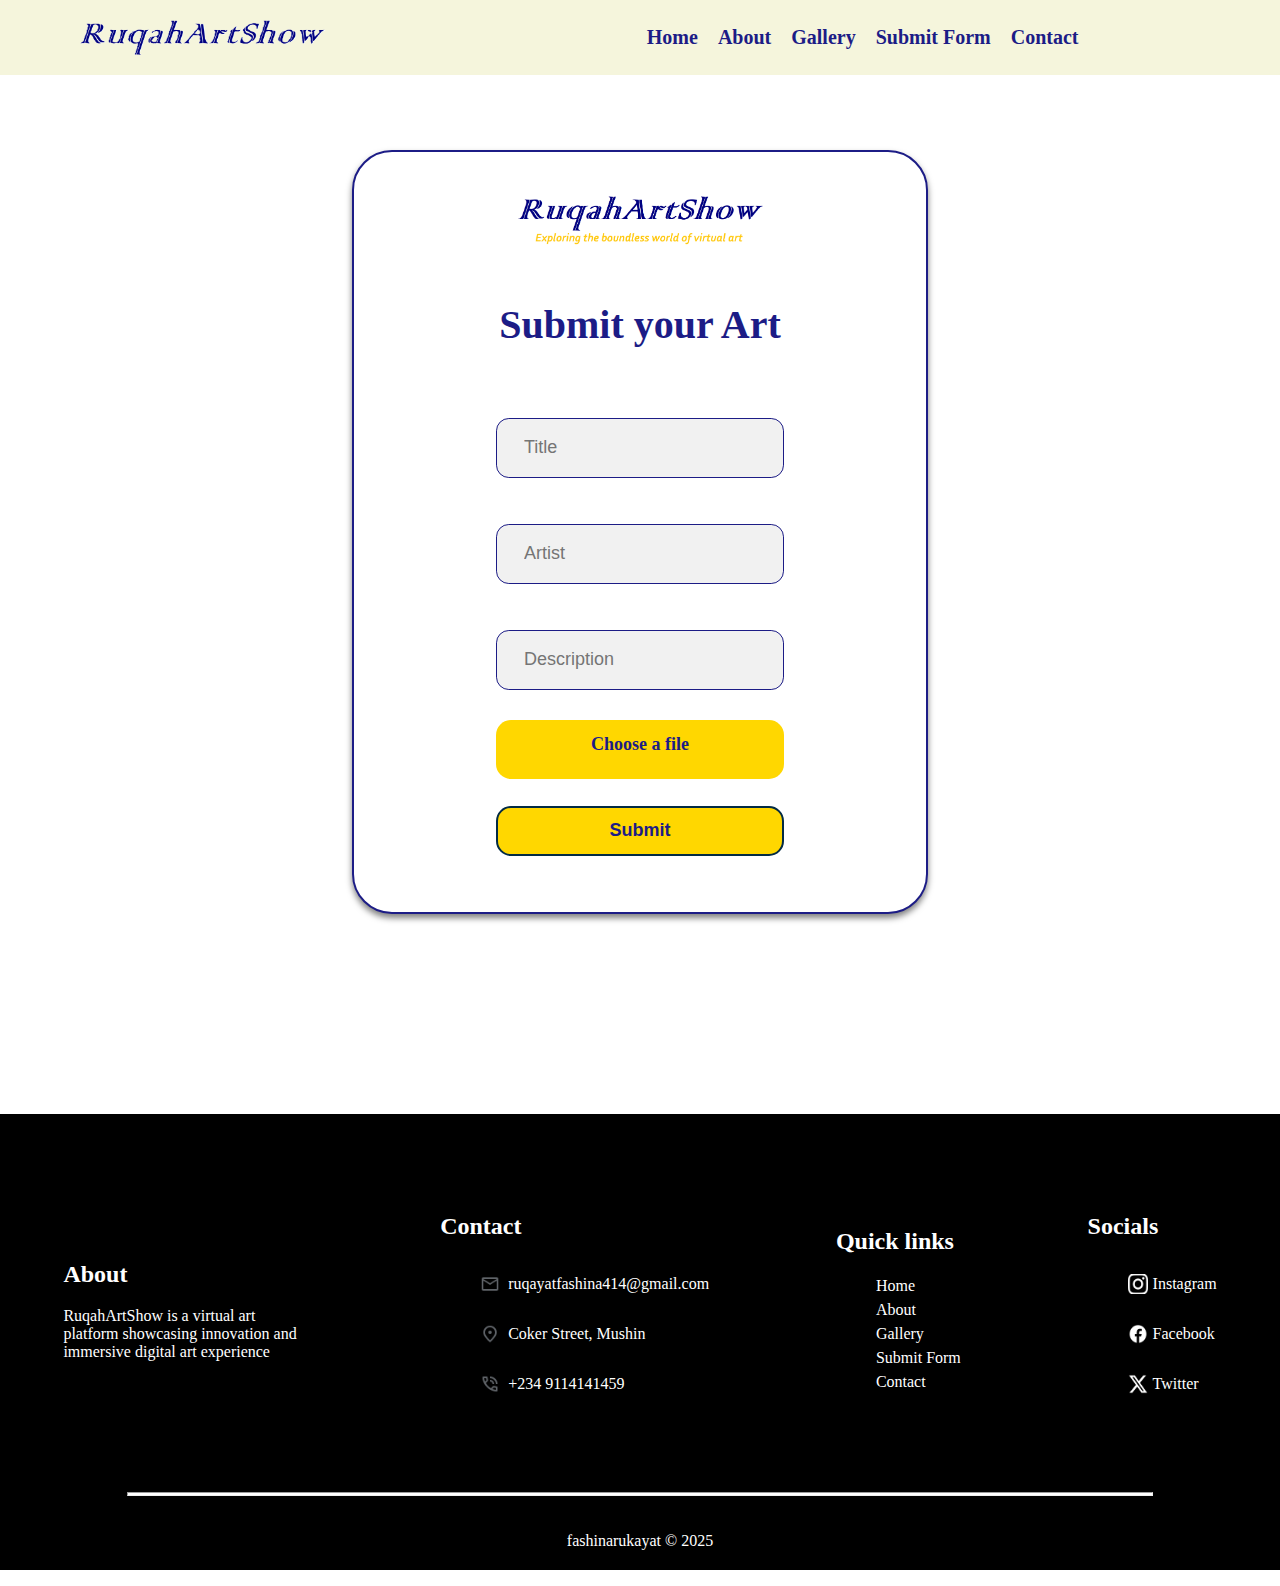
<file: VIRTUAL ART/submit-form.html>
<html lang="en">
<head>
    <meta charset="UTF-8">
    <meta name="viewport" content="width=device-width, initial-scale=1.0">
    <title>SUBMIT FORM</title>
    <link rel="stylesheet" href="submit-form.css">
</head>
<body>
    <header>
        <div id="main-head">
            <div>
                <img src="images/ruqahart.png" alt="" width="250px">
            </div>
            <div id="navigation">
                <nav>
                    <ul>
                      <li><a href="index.html">Home</a></li>
                      <li><a href="about.html">About</a></li>
                      <li><a href="gallery.html">Gallery</a></li>
                      <li><a href="submit-form.html">Submit Form</a></li>
                      <li><a href="contact-us.html">Contact</a></li>
                    </ul>
                </nav>
            </div>
        </div>
    </header>


    <!-- --------------------form---------------------------- -->
    <section id="form-submit">
        <img src="images/about ruqah.png" alt="" width="250px">
       <h2>Submit your Art</h2>
       <form>
        <input type="text" id="art-title" placeholder="Title" required>
        <br>
        <input type="text" id="artist-name" placeholder="Artist" required>
        <br>
        <input type="text" id="description" placeholder="Description" required>
        <br>

        <label for="submit-art">Choose a file</label>
        <input type="file" id="submit-art" class="sub" accept="images" required>
        <br>

        <button type="submit"> <a href="thank-you.html">Submit</a></button>
       </form>
    </section>






    <!-- ---------------------------------    footer    --------------------------------------- -->

    <footer>
        <div id="foot">
            <div id="about-foot">
                <h2>About</h2>
                <p>RuqahArtShow is a virtual art platform showcasing innovation and immersive digital art experience</p>

            </div>
            <div id="contact-foot">
                <h2>Contact</h2>
                <div>
                    <ul>
                        <li>
                            <a href="#">
                                <div>
                                    <img src="images/mail-icon.png" alt="">
                                </div>
                                <div>
                                    <p>ruqayatfashina414@gmail.com</p>
                                </div>  
                            </a>
                        </li>
                        <li>
                            <a href="#">
                                <div><img src="images/location-icon.png" alt=""></div>
                                <div><p>Coker Street, Mushin</p></div>
                            </a>
                        </li>
                        <li>
                            <a href="#">
                                <div><img src="images/phone-icon.png" alt=""></div>
                                <div><p>+234 9114141459</p></div>
                            </a>
                        </li>
                    </ul>
                   
                </div>
            </div>
            <div id="link-foot">
                <h2>Quick links</h2>
                <div>
                    <ul>
                        <li><a href="index.html">Home</a></li>
                        <li><a href="about.html">About</a></li>
                        <li><a href="gallery.html">Gallery</a></li>
                        <li><a href="submit-form.html">Submit Form</a></li>
                        <li><a href="contact-us.html">Contact</a></li>
                    </ul>
                </div>
            </div>
            <div id="social-foot">
                <h2>Socials</h2>
                <div>
                    <ul>
                        <li>
                            <div class="social-icon">
                                <img src="images/instagram icon.png" alt="">
                                <a href="#">
                                    <p>Instagram</p>
                                </a>
                            </div>
                        </li>
                        <li>
                            <div class="social-icon">
                                <img src="images/facebook icon.png" alt="">
                                <a href="#">
                                    <p>Facebook</p>
                                </a>
                            </div>
                        </li>
                        <li>
                            <div class="social-icon">
                                <img src="images/x logo.png" alt="">
                                <a href="#">
                                    <p>Twitter</p>
                                </a>
                            </div>
                        </li>
                    </ul>
                </div>
            </div>
            
        </div>
        <div id="border">
            <hr>
        </div>
        <div class="copyright">
          <p>fashinarukayat &copy; 2025</p>
        </div>
       
    </footer>
</body>
</html>
</file>
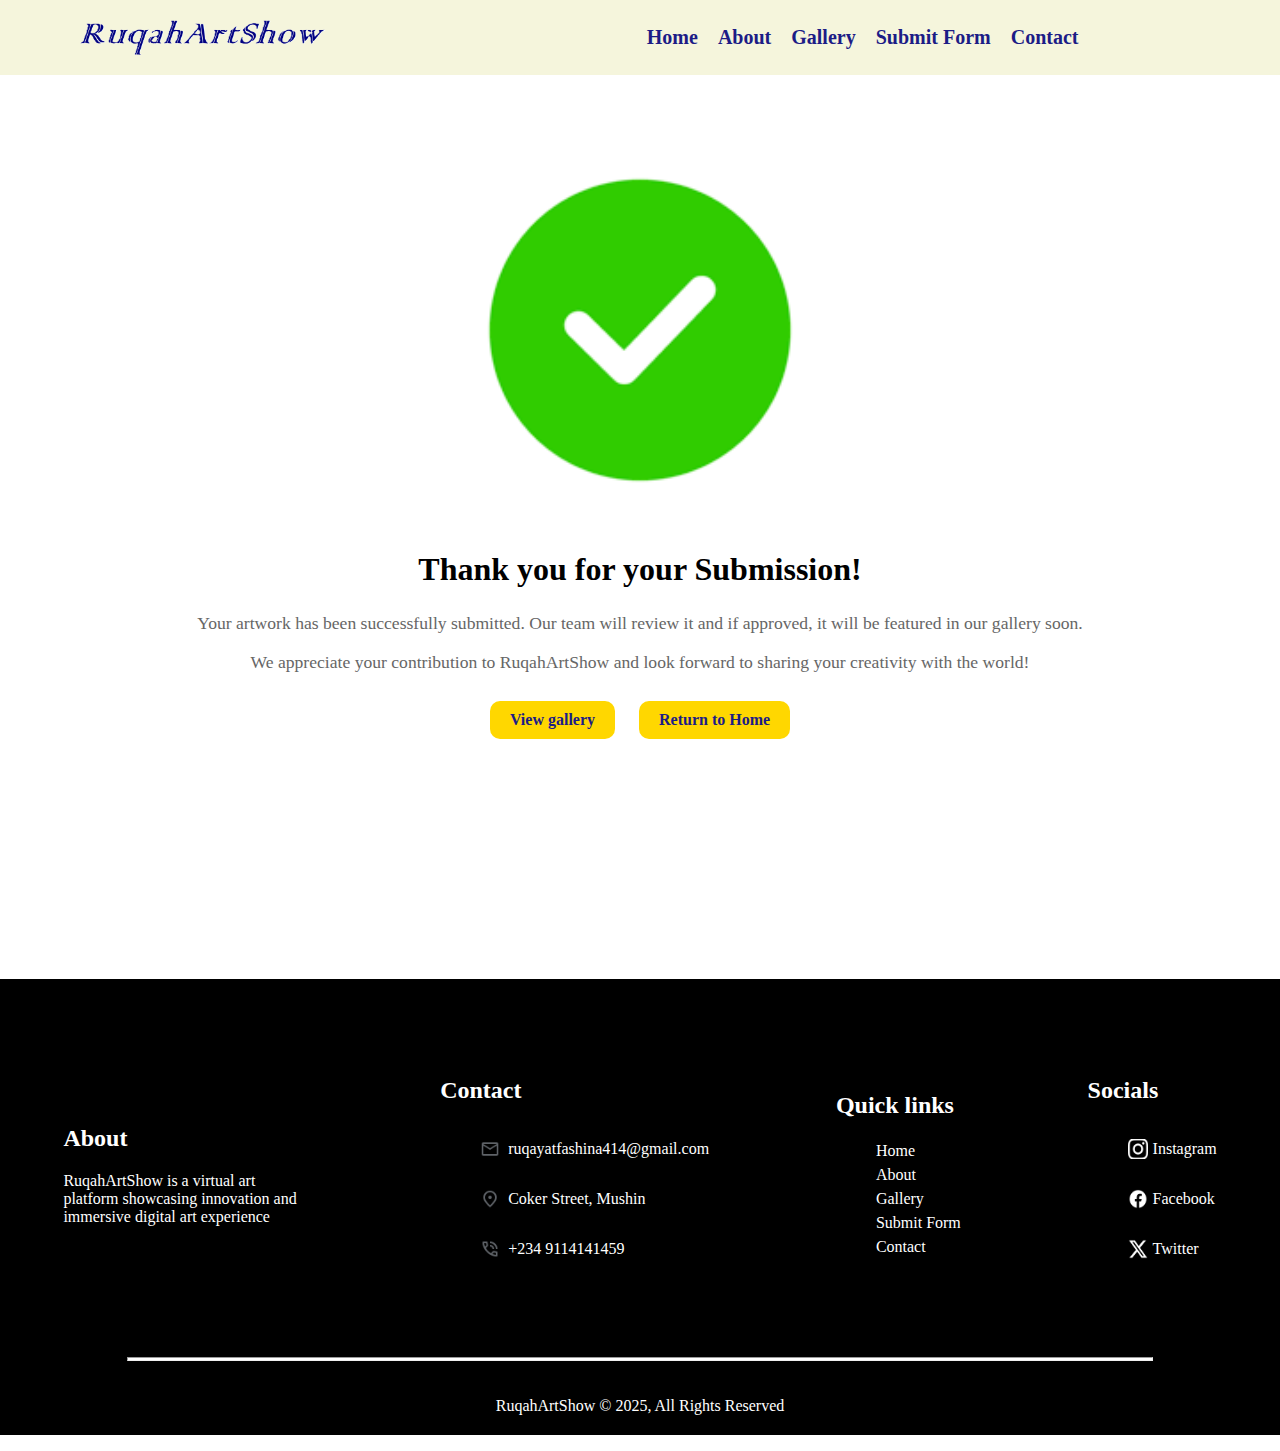
<file: VIRTUAL ART/thank-you.html>
<html lang="en">
<head>
    <meta charset="UTF-8">
    <meta name="viewport" content="width=device-width, initial-scale=1.0">
    <title>THANKS FOR SUBMITING YOUR ART</title>
    <link rel="stylesheet" href="thank-you.css">
</head>
<body>
    <header>
        <div id="main-head">
            <div>
                <img src="images/ruqahart.png" alt="" width="250px">
            </div>
            <div id="navigation">
                <nav>
                    <ul>
                      <li><a href="index.html">Home</a></li>
                      <li><a href="about.html">About</a></li>
                      <li><a href="gallery.html">Gallery</a></li>
                      <li><a href="submit-form.html">Submit Form</a></li>
                      <li><a href="contact-us.html">Contact</a></li>
                    </ul>
                </nav>
            </div>
                
            
        </div>
    </header>
    <div id="thank-you">
        <img src="images/green mark.png" alt="" width="400px">
        <h1>Thank you for your Submission!</h1>
        <p>Your artwork has been successfully submitted. Our team will review it and if approved, it will be featured in our gallery soon.</p>
        <p>We appreciate your contribution to RuqahArtShow and look forward to sharing your creativity with the world!</p>
        <a href="gallery.html" class="btn" >View gallery</a>
        <a href="index.html" class="btn">Return to Home</a>
    </div>



<footer>
    <div id="foot">
        <div id="about-foot">
            <h2>About</h2>
            <p>RuqahArtShow is a virtual art platform showcasing innovation and immersive digital art experience</p>

        </div>
        <div id="contact-foot">
            <h2>Contact</h2>
            <div>
                <ul>
                    <li>
                        <a href="#">
                            <div>
                                <img src="images/mail-icon.png" alt="">
                            </div>
                            <div>
                                <p>ruqayatfashina414@gmail.com</p>
                            </div>  
                        </a>
                    </li>
                    <li>
                        <a href="#">
                            <div><img src="images/location-icon.png" alt=""></div>
                            <div><p>Coker Street, Mushin</p></div>
                        </a>
                    </li>
                    <li>
                        <a href="#">
                            <div><img src="images/phone-icon.png" alt=""></div>
                            <div><p>+234 9114141459</p></div>
                        </a>
                    </li>
                </ul>
               
            </div>
        </div>
        <div id="link-foot">
            <h2>Quick links</h2>
            <div>
                <ul>
                    <li><a href="#">Home</a></li>
                    <li><a href="#">About</a></li>
                    <li><a href="gallery.html">Gallery</a></li>
                    <li><a href="submit-form.html">Submit Form</a></li>
                    <li><a href="contact-us.html">Contact</a></li>
                </ul>
            </div>
        </div>
        <div id="social-foot">
            <h2>Socials</h2>
            <div>
                <ul>
                    <li>
                        <div class="social-icon">
                            <img src="images/instagram icon.png" alt="">
                            <a href="#">
                                <p>Instagram</p>
                            </a>
                        </div>
                    </li>
                    <li>
                        <div class="social-icon">
                            <img src="images/facebook icon.png" alt="">
                            <a href="#">
                                <p>Facebook</p>
                            </a>
                        </div>
                    </li>
                    <li>
                        <div class="social-icon">
                            <img src="images/x logo.png" alt="">
                            <a href="#">
                                <p>Twitter</p>
                            </a>
                        </div>
                    </li>
                </ul>
            </div>
        </div>
        
    </div>
    <div id="border">
        <hr>
    </div>
    <div class="copyright">
      <p>RuqahArtShow &copy; 2025, All Rights Reserved</p>
    </div>
   
</footer>
</body>
</html>
</file>
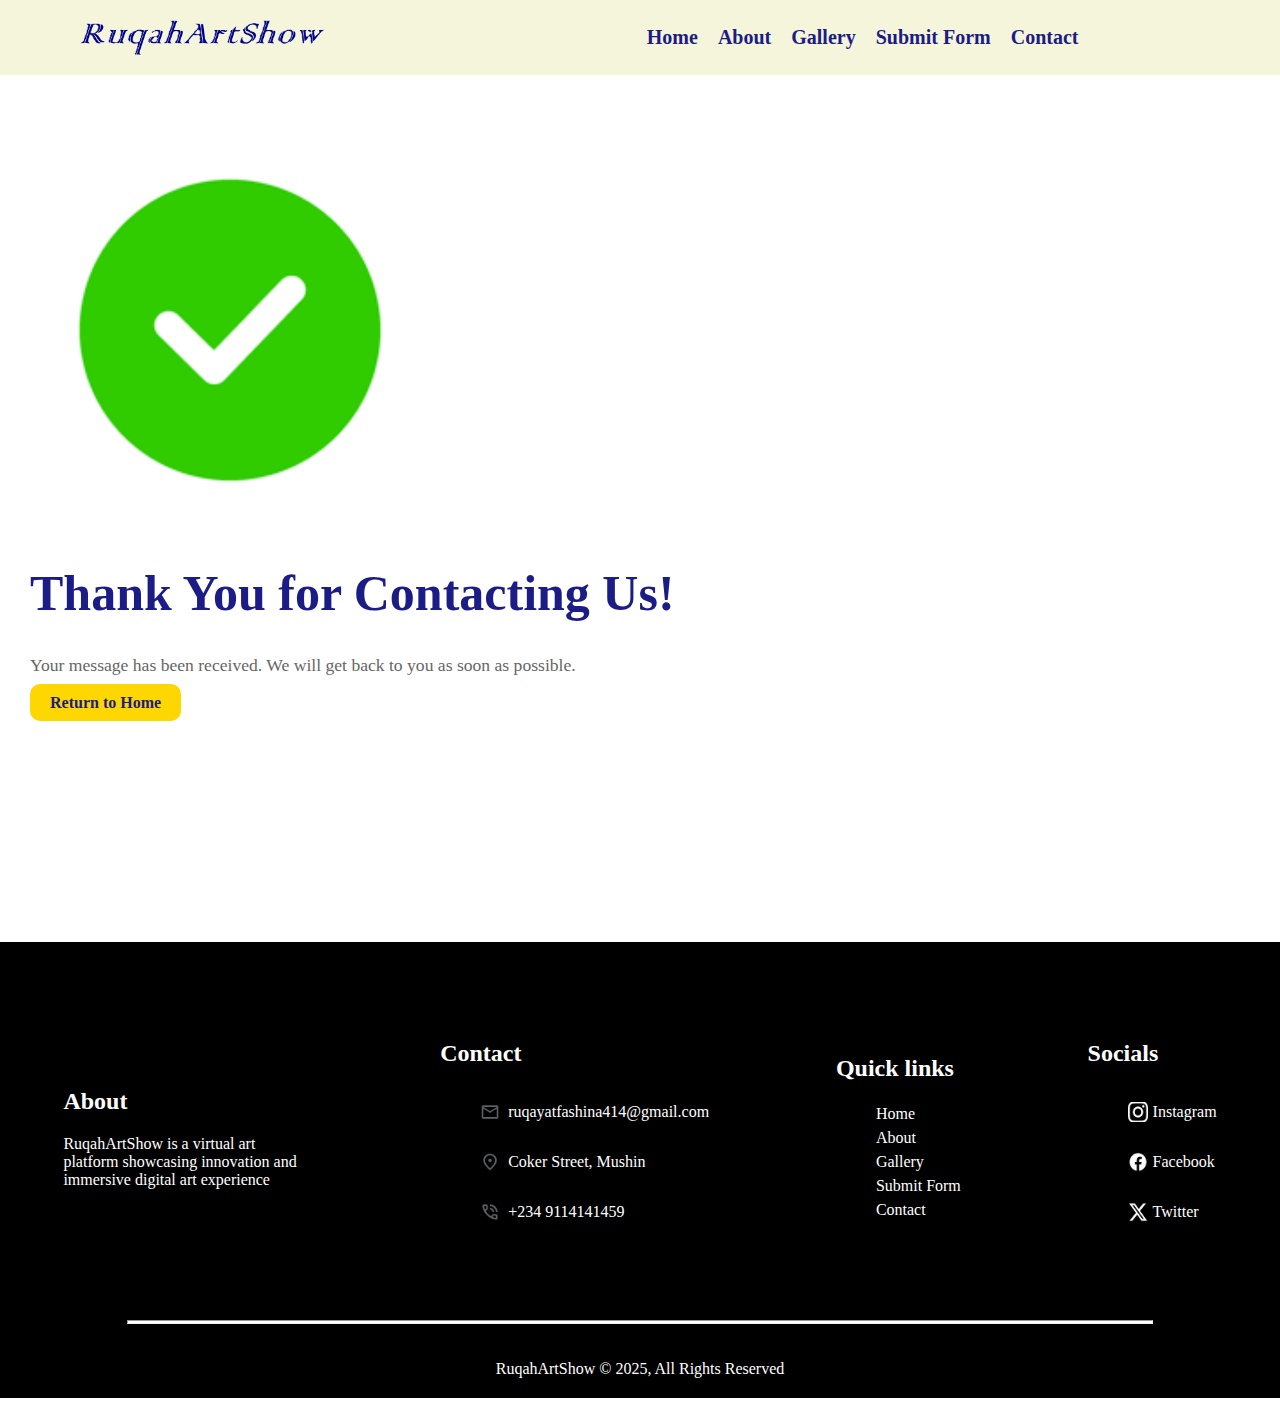
<file: VIRTUAL ART/thanks-contact.html>
<html lang="en">
<head>
    <meta charset="UTF-8">
    <meta name="viewport" content="width=device-width, initial-scale=1.0">
    <title>THANKS FOR CONTACTING</title>
    <link rel="stylesheet" href="thank-contact.css">
</head>
<body>
    <header>
        <div id="main-head">
            <div>
                <img src="images/ruqahart.png" alt="" width="250px">
            </div>
            <div id="navigation">
                <nav>
                    <ul>
                      <li><a href="index.html">Home</a></li>
                      <li><a href="about.html">About</a></li>
                      <li><a href="gallery.html">Gallery</a></li>
                      <li><a href="submit-form.html">Submit Form</a></li>
                      <li><a href="contact-us.html">Contact</a></li>
                    </ul>
                </nav>
            </div>
                
            
        </div>
    </header>

<section id="thanks-contact">
     <div class="thank-you">
        <img src="images/green mark.png" alt="" width="400px">
        <h1>Thank You for Contacting Us!</h1>
        <p>Your message has been received. We will get back to you as soon as possible.</p>
        <a href="index.html" class="btn"> Return to Home</a>
     </div>
</section>


    <footer>
        <div id="foot">
            <div id="about-foot">
                <h2>About</h2>
                <p>RuqahArtShow is a virtual art platform showcasing innovation and immersive digital art experience</p>

            </div>
            <div id="contact-foot">
                <h2>Contact</h2>
                <div>
                    <ul>
                        <li>
                            <a href="#">
                                <div>
                                    <img src="images/mail-icon.png" alt="">
                                </div>
                                <div>
                                    <p>ruqayatfashina414@gmail.com</p>
                                </div>  
                            </a>
                        </li>
                        <li>
                            <a href="#">
                                <div><img src="images/location-icon.png" alt=""></div>
                                <div><p>Coker Street, Mushin</p></div>
                            </a>
                        </li>
                        <li>
                            <a href="#">
                                <div><img src="images/phone-icon.png" alt=""></div>
                                <div><p>+234 9114141459</p></div>
                            </a>
                        </li>
                    </ul>
                   
                </div>
            </div>
            <div id="link-foot">
                <h2>Quick links</h2>
                <div>
                    <ul>
                        <li><a href="index.html">Home</a></li>
                        <li><a href="about.html">About</a></li>
                        <li><a href="gallery.html">Gallery</a></li>
                        <li><a href="submit-form.html">Submit Form</a></li>
                        <li><a href="contact-us.html">Contact</a></li>
                    </ul>
                </div>
            </div>
            <div id="social-foot">
                <h2>Socials</h2>
                <div>
                    <ul>
                        <li>
                            <div class="social-icon">
                                <img src="images/instagram icon.png" alt="">
                                <a href="#">
                                    <p>Instagram</p>
                                </a>
                            </div>
                        </li>
                        <li>
                            <div class="social-icon">
                                <img src="images/facebook icon.png" alt="">
                                <a href="#">
                                    <p>Facebook</p>
                                </a>
                            </div>
                        </li>
                        <li>
                            <div class="social-icon">
                                <img src="images/x logo.png" alt="">
                                <a href="#">
                                    <p>Twitter</p>
                                </a>
                            </div>
                        </li>
                    </ul>
                </div>
            </div>
            
        </div>
        <div id="border">
            <hr>
        </div>
        <div class="copyright">
          <p>RuqahArtShow &copy; 2025, All Rights Reserved</p>
        </div>
       
    </footer>

  </body>
</html>
</file>
<file: about.css>
body{
    box-sizing: border-box;
    padding: 0;
    margin: 0;
    font-family: Verdana;
    background-color: #f8f8f8;
}
header{
    position: fixed;
    top: 0;
    left: 0;
    width: 100%;
    padding: 10px 6%;
    background: #FFD700; 
    /* background-color: #333; */
    color: black;
    backdrop-filter: blur(10px);
    border: 2px solid;
    display: flex;
    flex-direction: row;
    z-index: 100;
    margin-bottom: 250px;

}
#main-head{
    display: flex;
    flex-direction: row;
    align-items: center;
    justify-content: flex-end;
    gap: 280px;
}
#main-head h3{
    font-weight: 700;
    font-size: 25px;
}
header #navigation{
    display: flex;
}
nav ul li a{
    font-size: 20px;
    font-weight: 600;
    color: rgb(28, 28, 134);
    text-decoration: none;
    display: flex;
    flex-direction: row;
    justify-content: space-around;
}
nav ul li a:hover{
    border-bottom: 5px solid rgb(28, 28, 134);
    font-size: 23px;

}
nav ul{
    display: flex;
    flex-direction: row;
    gap: 20px;
}
nav ul li{
    list-style-type: none;
   
}
/* header .navigation{
    display: flex;
    flex-direction: row;
} */


/* ----mission---- */
#about{
    margin-top: 150px;
}
.mission-image{
    position: relative;
    background-color: rgba(0, 0, 0, 0.7);
    background:  url("mission\ image.png");
    background-size: cover;
    width: 100%;
    height: 60vh;
}
.mission-and-vision{
    display: flex;
    flex-direction: row;
    gap: 30px;
    color: white;
    padding: 50px;
    z-index: ;
}
.overlay{
  position: absolute;
  top: 0;
  left: 0;
  width: 100%;
  height: 100%;
  background-color: rgba(0, 0, 0, 0.5);
  z-index: 1;
}
.mission-and-vision p{
   font-size: 20px;
  /* position: absolute;
  z-index: 2;
  color: white;
  font-size: 3rem;
  text-align: center;
  top: 50%;
  left: 50%;
  transform: translate(-50%, -50%); */
}


/* -----why choose us---- */
#why-choose ul{
    list-style: none;
    padding: 0;
    text-align: center;
}
</file>
<file: VIRTUAL ART/about.css>
body{
    box-sizing: border-box;
    padding: 0;
    margin: 0;
    font-family: Verdana;
    background-color: #f8f8f8;
}
header{
    position: fixed;
    top: 0;
    left: 0;
    width: 100%;
    padding: 10px 6%;
    background: beige; 
    /* background-color: #333; */
    color: black;
    backdrop-filter: blur(10px);
    display: flex;
    flex-direction: row;
    z-index: 100;
    margin-bottom: 250px;

}
#main-head{
    display: flex;
    flex-direction: row;
    align-items: center;
    justify-content: flex-end;
    gap: 280px;
}
#main-head h3{
    font-weight: 700;
    font-size: 25px;
}
header #navigation{
    display: flex;
}
nav ul li a{
    font-size: 20px;
    font-weight: 600;
    color: rgb(28, 28, 134);
    text-decoration: none;
    display: flex;
    flex-direction: row;
    justify-content: space-around;
}
nav ul li a:hover{
    border-bottom: 5px solid rgb(28, 28, 134);
    font-size: 23px;

}
nav ul{
    display: flex;
    flex-direction: row;
    gap: 20px;
}
nav ul li{
    list-style-type: none;
   
}


/* ---------about-------- */
#about{
    width: 100%;
    height: 400px;
    margin-bottom: 10px;
}
.about-us{
    width: 50%;
    margin: 50px auto;
}
.about-us h2{
    font-size: 30px;
    color: rgb(28, 28, 134);
}
.about-us h4{
    color: #333;
    font-size: 20px;
    margin-bottom: 15px;
}
.about-us p{
    font-size: 18px;
}

/* ----who we are---- */
#who-we-are{
    width: 70%;
    height: 300px;
    background-color: rgb(28, 28, 134);
    margin: 100px auto;
    color: white;
    text-align: center;
    padding: 30px;
    border-top-left-radius: 130px;
    border-bottom-right-radius: 130px;
}
#who-we-are h2{
    font-size: 30px;
    margin-bottom: 50px;
}
#who-we-are p{
    font-size: 18px;
    font-style: italic;
    line-height: 1.5;
}

/* ----mission---- */
#about{
    margin-top: 150px;
}
.mission-image{
    position: relative;
    background: linear-gradient(rgb(0, 0, 0, 0.3),rgba(49, 48, 48, 0.7)), url("images/mission\ image.jfif");
    background-size: cover;
    background-repeat: no-repeat;
    background-position: center;
    display: flex;
    flex-direction: row;
    align-items: center;
    justify-content: center;
    width: 100%;
    min-height: 100vh;
    margin-bottom: 80px;
    
}
.mission-and-vision{
    display: flex;
    flex-direction: row;
    gap: 50px;
    color: white;
    padding: 50px;
    z-index: 2;
} 
.mission-and-vision h2{
    font-size: 30px;
}
.mission-and-vision p{
   font-size: 22px;
}


/* -----why choose us---- */
#why-choose{
    text-align: center;
    margin-bottom: 50px;
}
#why-choose h2{
    background-color: rgb(28, 28, 134);
    padding: 20px;
    width: 800px;
    margin: 0 auto;
    border-radius: 80px;
    color: beige;
    font-size: 25px;
    margin-bottom: 0px;
    text-align: center;
    height: 40px;
}
#why-choose ul{
    list-style: none;
    padding: 0;
    text-align: center;
}
#why-choose ul li{
    padding: 10px;
    font-size: 1.1em;
}
dt span{
    color: rgb(28, 28, 134);
    font-weight: 700;
    font-size: 22px;
}
#why-choose ul li{
    background-color: beige;
    width: 800px;
    margin: 0 auto;
    border-radius: 80px;
    margin-bottom: 2px;
}
dd{
    font-size: 18px;
    margin-top: 8px;
    font-weight: bold;
}
span{
    font-weight: 700;
}


/* ----team----- */
#team{
    text-align: center;
    padding: 50px 20px;
}
#team h2{
    font-size: 40px;
    color: rgb(28, 28, 134);
    margin-top: 50px;
    margin-bottom: 40px;
}
.team-container{
    display: grid;
    grid-template-columns: repeat(auto-fit, minmax(300px, 1fr));
    gap: 20px;
    justify-content: center;
    margin-top: 20px;
    
}
.team-member{
    background: white;
    border-radius: 8px;
    box-shadow: 0px 4px 6px rgba(0, 0, 0, 0.1);
    overflow: hidden;
    transition: transform 0.3s ease-in-out;
    width: 80%;
    height: 100%;
}
.team-social{
    width: 100%;
    height: 400px;
    object-fit: cover;
}
.team-member:hover{
    transform: scale(1.05);
}
.team-member img{
    width: 100%;
    border-radius: 50px;
    margin-bottom: 20px;
}
.team-member h3{
    font-size: 25px;
    color: rgb(28, 28, 134);
}
.team-member p{
    font-size: 18px;
}
.social-links{
    display: flex;
    flex-direction: row;
    justify-content: center;
}
.social-links img{
    width: 35px;
}
.social-links ul li{
    list-style-type: none;
}
.social-links ul{
    display: flex;
    flex-direction: row;
    align-items: center;
    justify-content: space-around;
    gap: 20px;
}


/* -------------------------------footer-------------------------------------- */
footer{
    color: white;
    background-color: black;
    margin-top: 200px;
}
#foot{
    display: flex;
    flex-direction: row;
    align-items: center;
    justify-content: space-around;
    text-align: left;
    padding-top: 20px;
    width: 100%;
    height: 350px;
}
#about-foot{
    width: 250px;
}
#contact-foot img{
     height: 20px;
}
#contact-foot ul li{
    list-style-type: none;
    
}
#contact-foot ul li a{
    display: flex;
    align-items: center;
    gap: 8px;
    color: white;
    text-decoration: none;
}

#link-foot ul li{
    list-style-type: none;
}
#link-foot ul li a{
    text-decoration: none;
    color: white;
    line-height: 1.5;
    text-align: left;
}

#social-foot ul li{
     list-style-type: none;
}
#social-foot ul li a{
    color: white;
    text-decoration: none;
    text-align: left;
}
.social-link{
    display: flex;
    flex-direction: row;
    align-items: center;
    justify-content: center;
    gap: 5px;
}
.social-link img{
    width: 20px;
    height: 20px;
}

#border hr{
    color: white;
    height: 2px;
    width: 80%;
    background-color: white; 
    text-align: center;
}
footer .copyright p{
    text-align: center;
    padding: 20px;
}
</file>
<file: VIRTUAL ART/contact-us.css>
body{
    box-sizing: border-box;
    padding: 0;
    margin: 0;
    font-family: Verdana;
    background-color: #f8f8f8;
}
header{
    position: fixed;
    top: 0;
    left: 0;
    width: 100%;
    padding: 10px 6%;
    background: beige; 
    /* background-color: #333; */
    color: black;
    backdrop-filter: blur(10px);
    display: flex;
    flex-direction: row;
    z-index: 100;
    margin-bottom: 250px;

}
#main-head{
    display: flex;
    flex-direction: row;
    align-items: center;
    justify-content: flex-end;
    gap: 280px;
}
#main-head h3{
    font-weight: 700;
    font-size: 25px;
}
header #navigation{
    display: flex;
}
nav ul li a{
    font-size: 20px;
    font-weight: 600;
    color: rgb(28, 28, 134);
    text-decoration: none;
    display: flex;
    flex-direction: row;
    justify-content: space-around;
}
nav ul li a:hover{
    border-bottom: 5px solid rgb(28, 28, 134);
    font-size: 23px;

}
nav ul{
    display: flex;
    flex-direction: row;
    gap: 20px;
}
nav ul li{
    list-style-type: none;
   
}


/* -----------------contact section------------ */
#contact{
    border: 2px solid black;
    border-radius: 40px;
    padding: 40px;
    text-align: center;
    background-color: white;
    display: flex;
    flex-direction: column;
    align-items: center;
    justify-content: space-around;
    align-items: center;
    width: 40%;
    margin: 150px auto;
    box-shadow: 0px 4px 6px rgba(0, 0, 0, 0.6);
}
#contact form{
    
    max-width: 500px;
    margin: 20px auto;
    display: flex;
    flex-direction: column;
    gap: 10px;
    
}
#contact h2{
    font-size: 40px;
    font-weight: 800;
    color: rgb(28, 28, 134);
}
#contact p{
    font-size: 20px;
}
#contact input, #contact textarea{
    width: 100%;
    padding: 10px;
    border: 1px solid #ccc;
    border-radius: 5px;
    
}
#contact-form #name,
#contact-form #email,
#contact-form #message{
    width: 100%;
    padding: 1.5em;
    font-size: 18px;
    color: rgb(28, 28, 134);
    background: rgba(241, 241, 241);
    border-radius: .8rem;
    margin: 1rem 0;
    resize: none;
    height: 60px;
    border: 1px solid rgb(28, 28, 134);
    margin-bottom: 30px;
}
#contact-form label{
    color: rgb(28, 28, 134);
    font-size: 20px;
}
#contact button{
    width: 100%;
    height: 50px;
    cursor: pointer;
    font-size: 18px;
    padding: 0px 20px; 
    font-weight: bolder;
    color: rgb(28, 28, 134);
    background-color: #FFD700;
    border: 2px solid #032B44;
    border-radius: 15px;
}
#contact button:hover{
    background-color: rgb(28, 28, 134);
    color: #FFD700;
}
#contact button a{
    text-decoration: none;
    color: rgb(28, 28, 134);
}
#contact button a:hover{
    color: rgb(28, 28, 134);
}
/* ----social links----- */
.social-links{
    margin-top: 50px;
    font-size: 30px;
    color: rgb(28, 28, 134);
}
.social-links a{
    display: inline-block;
    margin: 0 10px;
    text-decoration: none;
    color: #FFD700;
    font-size: 20px;
    font-weight: bold;
    margin-bottom: 30px;
}

/* -------------------------------footer-------------------------------------- */
footer{
    color: white;
    background-color: black;
    margin-top: 200px;
}
#foot{
    display: flex;
    flex-direction: row;
    align-items: center;
    justify-content: space-around;
    text-align: left;
    padding-top: 20px;
    width: 100%;
    height: 350px;
}
#about-foot{
    width: 250px;
}
#contact-foot img{
     height: 20px;
}
#contact-foot ul li{
    list-style-type: none;
    
}
#contact-foot ul li a{
    display: flex;
    align-items: center;
    gap: 8px;
    color: white;
    text-decoration: none;
}

#link-foot ul li{
    list-style-type: none;
}
#link-foot ul li a{
    text-decoration: none;
    color: white;
    line-height: 1.5;
    text-align: left;
}

#social-foot ul li{
     list-style-type: none;
}
#social-foot ul li a{
    color: white;
    text-decoration: none;
    text-align: left;
}
.social-icon{
    display: flex;
    flex-direction: row;
    align-items: center;
    gap: 5px;
}
.social-icon img{
    width: 20px;
    height: 20px;
}

#border hr{
    color: white;
    height: 2px;
    width: 80%;
    background-color: white; 
    text-align: center;
}
footer .copyright p{
    text-align: center;
    padding: 20px;
}
</file>
<file: VIRTUAL ART/gallery.css>
body{
    box-sizing: border-box;
    padding: 0;
    margin: 0;
    font-family: Verdana;
    background-color: white;
}
header{
    position: fixed;
    top: 0;
    left: 0;
    width: 100%;
    padding: 10px 6%;
    background: beige; 
    /* background-color: #333; */
    color: black;
    backdrop-filter: blur(10px);
    display: flex;
    flex-direction: row;
    z-index: 100;
    margin-bottom: 250px;

}
#main-head{
    display: flex;
    flex-direction: row;
    align-items: center;
    justify-content: flex-end;
    gap: 280px;
}
#main-head h3{
    font-weight: 700;
    font-size: 25px;
}
header #navigation{
    display: flex;
}
nav ul li a{
    font-size: 20px;
    font-weight: 600;
    color: rgb(28, 28, 134);
    text-decoration: none;
    display: flex;
    flex-direction: row;
    justify-content: space-around;
}
nav ul li a:hover{
    border-bottom: 5px solid rgb(28, 28, 134);
    font-size: 23px;

}
nav ul{
    display: flex;
    flex-direction: row;
    gap: 20px;
}
nav ul li{
    list-style-type: none;
   
}

/* --------------gallery------------- */
#gallery{
    margin-top: 100px;
    text-align: center;
    padding: 40px;
    background-color: #f8f8f8;
}
#gallery .title  h3{
    color: rgb(28, 28, 134);
    font-size: 50px;
}
.heading h2{
    color: rgb(28, 28, 134);
}
.title-h3{
    font-size: 50px;
}
.title p{
    font-style: italic;
    font-size: 23px;
    margin-bottom: 100px;
}
#gallery-container{
    display: grid;
    grid-template-columns: repeat(auto-fit, minmax(300px, 1fr));
    gap: 20px;
    justify-content: center;
    margin-top: 20px;
}
/* ---art card styling----- */
.art-card{
    background: white;
    border-radius: 8px;
    box-shadow: 0px 4px 6px rgba(0, 0, 0, 0.1);
    overflow: hidden;
    transition: transform 0.3s ease-in-out;
}
.art-card:hover{
    transform: scale(1.05);
}
/* ----artwork image---- */
.art-card img{
    width: 100%;
    height: 400px;
    object-fit: cover;
}
/* ---artwork info---- */
.art-info{
    padding: 15px;
    text-align: left;
}
.art-info h3{
    margin: 0;
    font-size: 1.2em;
    color: #333;
}
.art-info p{
    margin: 5px 0;
    font-size: 0.9em;
    color: #555;
}
.art-description{
    font-style: italic;
    color: #777;
}

/* -------------------------------footer-------------------------------------- */
footer{
    color: white;
    background-color: black;
    margin-top: 200px;
}
#foot{
    display: flex;
    flex-direction: row;
    align-items: center;
    justify-content: space-around;
    text-align: left;
    padding-top: 20px;
    width: 100%;
    height: 350px;
}
#about-foot{
    width: 250px;
}
#contact-foot img{
     height: 20px;
}
#contact-foot ul li{
    list-style-type: none;
    
}
#contact-foot ul li a{
    display: flex;
    align-items: center;
    gap: 8px;
    color: white;
    text-decoration: none;
}

#link-foot ul li{
    list-style-type: none;
}
#link-foot ul li a{
    text-decoration: none;
    color: white;
    line-height: 1.5;
    text-align: left;
}

#social-foot ul li{
     list-style-type: none;
}
#social-foot ul li a{
    color: white;
    text-decoration: none;
    text-align: left;
}
.social-icon img{
    width: 20px;
    height: 20px;
}
.social-icon{
    display: flex;
    flex-direction: row;
    align-items:center;
    gap: 5px;
}

#border hr{
    color: white;
    height: 2px;
    width: 80%;
    background-color: white; 
    text-align: center;
}
footer .copyright p{
    text-align: center;
    padding: 20px;
}
</file>
<file: VIRTUAL ART/submit-form.css>
body{
    box-sizing: border-box;
    padding: 0;
    margin: 0;
    font-family: Verdana;
    background-color: white;
}
header{
    position: fixed;
    top: 0;
    left: 0;
    width: 100%;
    padding: 10px 6%;
    background: beige;
    color: rgb(28, 28, 134);
    backdrop-filter: blur(10px);
    display: flex;
    flex-direction: row;
    z-index: 100;

}
#main-head{
    display: flex;
    flex-direction: row;
    align-items: center;
    justify-content: flex-end;
    gap: 280px;
}
#main-head h3{
    font-weight: 700;
    font-size: 25px;
}
header #navigation{
    display: flex;
}
nav ul li a{
    font-size: 20px;
    font-weight: 600;
    color: rgb(28, 28, 134);
    text-decoration: none;
    display: flex;
    flex-direction: row;
    justify-content: space-around;
}
nav ul li a:hover{
    border-bottom: 5px solid rgb(28, 28, 134);
    font-size: 23px;

}
nav ul{
    display: flex;
    flex-direction: row;
    gap: 20px;
}
nav ul li{
    list-style-type: none;
}

/* ---------------submit form ---------------- */

#form-submit{
    border: 2px solid rgb(28, 28, 134);
    border-radius: 40px;
    margin: 150px auto;
    display: flex;
    flex-direction: column;
    align-items: center;
    justify-content: space-around;
    width: 40%;
    height: 700px;
    padding: 30px;
    background-color: white;
    box-shadow: 0px 4px 6px rgba(0, 0, 0, 0.5);

}
#form-submit h2{
    font-weight: 800;
    font-size: 40px;
    color: rgb(28, 28, 134);
}
#form-submit #art-title,
#form-submit #artist-name,
#form-submit #description{
    width: 100%;
    padding: 1.5em;
    font-size: 18px;
    color: rgb(28, 28, 134);
    background: rgba(241, 241, 241);
    border-radius: .8rem;
    margin: 1rem 0;
    resize: none;
    height: 60px;
    border: 1px solid rgb(28, 28, 134);
    margin-bottom: 30px;
}
.sub{
    background-color: #FFD700;
    color: rgb(28, 28, 134);
    padding: 10px 20px; 
    border: none;
    border-radius: 10px; 
    cursor: pointer; 
    font-size: 16px;

    
}
 input[type="file"] {
    display: none;
}
label {
    display: inline-block;
    background-color: #FFD700; 
    color: rgb(28, 28, 134);
    padding: 0.8em;
    border-radius: 15px;
    cursor: pointer;
    font-size: 18px;
    font-weight: bolder;
    height: 30px;
    text-align: center;
    align-items: center;
    margin-bottom: 1.5em;
    width: 90%;
}

#form-submit #art-image{
    padding: 10px;
    font-size: 16px;
    
}

#form-submit button{
    width: 100%;
    height: 50px;
    cursor: pointer;
    font-size: 18px;
    padding: 0px 20px; 
    font-weight: bolder;
    color: rgb(28, 28, 134);
    background-color: #FFD700;
    border: 2px solid #032B44;
    border-radius: 15px;
}
#form-submit button:hover{
    color: #FFD700;
    background-color: rgb(28, 28, 134);
}
#form-submit button a:hover{
    color: #FFD700;
}
button a{
    text-decoration: none;
    color:rgb(28, 28, 134);
}




/* -------------------------------footer-------------------------------------- */
footer{
    color: white;
    background-color: black;
    margin-top: 200px;
}
#foot{
    display: flex;
    flex-direction: row;
    align-items: center;
    justify-content: space-around;
    text-align: left;
    padding-top: 20px;
    width: 100%;
    height: 350px;
}
#about-foot{
    width: 250px;
}
#contact-foot img{
     height: 20px;
}
#contact-foot ul li{
    list-style-type: none;
    
}
#contact-foot ul li a{
    display: flex;
    align-items: center;
    gap: 8px;
    color: white;
    text-decoration: none;
}

#link-foot ul li{
    list-style-type: none;
}
#link-foot ul li a{
    text-decoration: none;
    color: white;
    line-height: 1.5;
    text-align: left;
}

#social-foot ul li{
     list-style-type: none;
}
#social-foot ul li a{
    color: white;
    text-decoration: none;
    text-align: left;
}
.social-icon img{
    width: 20px;
    height: 20px;
}
.social-icon{
    display: flex;
    flex-direction: row;
    align-items:center;
    gap: 5px;
}

#border hr{
    color: white;
    height: 2px;
    width: 80%;
    background-color: white; 
    text-align: center;
}
footer .copyright p{
    text-align: center;
    padding: 20px;
}
</file>
<file: VIRTUAL ART/thank-you.css>
body{
    box-sizing: border-box;
    padding: 0;
    margin: 0;
    font-family: Verdana;
    background-color: white;
}
header{
    position: fixed;
    top: 0;
    left: 0;
    width: 100%;
    padding: 10px 6%;
    background: beige; 
    /* background-color: #333; */
    color: black;
    backdrop-filter: blur(10px);
    display: flex;
    flex-direction: row;
    z-index: 100;
    margin-bottom: 250px;

}
#main-head{
    display: flex;
    flex-direction: row;
    align-items: center;
    justify-content: flex-end;
    gap: 280px;
}
#main-head h3{
    font-weight: 700;
    font-size: 25px;
}
header #navigation{
    display: flex;
}
nav ul li a{
    font-size: 20px;
    font-weight: 600;
    color: rgb(28, 28, 134);
    text-decoration: none;
    display: flex;
    flex-direction: row;
    justify-content: space-around;
}
nav ul li a:hover{
    border-bottom: 5px solid rgb(28, 28, 134);
    font-size: 23px;

}
nav ul{
    display: flex;
    flex-direction: row;
    gap: 20px;
}
nav ul li{
    list-style-type: none;
   
}



/* ---------body------- */
#thank-you{
    margin: 100px auto;
    text-align: center;
    padding: 30px;
    border-radius: 10px;
    background-color: white;
}
#thank-you h1{
    font-size: 2em;
    margin-bottom: 25px;
}
#thank-you p{
    font-size: 1.1em;
    color: #666;
}
.btn{
    display: inline-block;
    padding: 10px 20px;
    margin: 10px;
    text-decoration: none;
    color: rgb(28, 28, 134);
    background: #FFD700;
    border-radius: 10px; 
    transition: 0.3s ease-in-out; 
    font-weight: 600;
}
.btn:hover{
    background:rgb(28, 28, 134);
    color:#FFD700;
}


/* -------------------------------footer-------------------------------------- */
footer{
    color: white;
    background-color: black;
    margin-top: 200px;
}
#foot{
    display: flex;
    flex-direction: row;
    align-items: center;
    justify-content: space-around;
    text-align: left;
    padding-top: 20px;
    width: 100%;
    height: 350px;
}
#about-foot{
    width: 250px;
}
#contact-foot img{
     height: 20px;
}
#contact-foot ul li{
    list-style-type: none;
    
}
#contact-foot ul li a{
    display: flex;
    align-items: center;
    gap: 8px;
    color: white;
    text-decoration: none;
}

#link-foot ul li{
    list-style-type: none;
}
#link-foot ul li a{
    text-decoration: none;
    color: white;
    line-height: 1.5;
    text-align: left;
}

#social-foot ul li{
     list-style-type: none;
}
#social-foot ul li a{
    color: white;
    text-decoration: none;
    text-align: left;
}
.social-icon img{
    width: 20px;
    height: 20px;
}
.social-icon{
    display: flex;
    flex-direction: row;
    align-items:center;
    gap: 5px;
}
#border hr{
    color: white;
    height: 2px;
    width: 80%;
    background-color: white; 
    text-align: center;
}
footer .copyright p{
    text-align: center;
    padding: 20px;
}
</file>
<file: VIRTUAL ART/thank-contact.css>
body{
    box-sizing: border-box;
    padding: 0;
    margin: 0;
    font-family: Verdana;
    background-color: white;
}
header{
    position: fixed;
    top: 0;
    left: 0;
    width: 100%;
    padding: 10px 6%;
    background: beige; 
    /* background-color: #333; */
    color: black;
    backdrop-filter: blur(10px);
    display: flex;
    flex-direction: row;
    z-index: 100;
    margin-bottom: 250px;

}
#main-head{
    display: flex;
    flex-direction: row;
    align-items: center;
    justify-content: flex-end;
    gap: 280px;
}
#main-head h3{
    font-weight: 700;
    font-size: 25px;
}
header #navigation{
    display: flex;
}
nav ul li a{
    font-size: 20px;
    font-weight: 600;
    color: rgb(28, 28, 134);
    text-decoration: none;
    display: flex;
    flex-direction: row;
    justify-content: space-around;
}
nav ul li a:hover{
    border-bottom: 5px solid rgb(28, 28, 134);
    font-size: 23px;

}
nav ul{
    display: flex;
    flex-direction: row;
    gap: 20px;
}
nav ul li{
    list-style-type: none;
   
}

/* --------body----------- */
#thanks-contact{
    padding: 30px;
    align-items:center;
    margin: 100px auto;
    border-radius: 10px;
    background-color: white;
}
.thank-you h1{
    font-size: 50px;
    color: rgb(28, 28, 134);
}
.thank-you p{
    font-size: 1.1em;
    color: #666;
}
.btn{
    background:#FFD700;
    padding: 10px 20px;
    border-radius: 10px; 
    transition: 0.3s ease-in-out; 
    font-weight: 600;
    color: rgb(28, 28, 134);
    text-decoration: none;
}
.btn:hover{
    color:#FFD700;
    background: rgb(28, 28, 134);
}


/* -------------------------------footer-------------------------------------- */
footer{
    color: white;
    background-color: black;
    margin-top: 200px;
}
#foot{
    display: flex;
    flex-direction: row;
    align-items: center;
    justify-content: space-around;
    text-align: left;
    padding-top: 20px;
    width: 100%;
    height: 350px;
}
#about-foot{
    width: 250px;
}
#contact-foot img{
     height: 20px;
}
#contact-foot ul li{
    list-style-type: none;
    
}
#contact-foot ul li a{
    display: flex;
    align-items: center;
    gap: 8px;
    color: white;
    text-decoration: none;
}

#link-foot ul li{
    list-style-type: none;
}
#link-foot ul li a{
    text-decoration: none;
    color: white;
    line-height: 1.5;
    text-align: left;
}

#social-foot ul li{
     list-style-type: none;
}
#social-foot ul li a{
    color: white;
    text-decoration: none;
    text-align: left;
}
.social-icon img{
    width: 20px;
    height: 20px;
}
.social-icon{
    display: flex;
    flex-direction: row;
    align-items:center;
    gap: 5px;
}
#border hr{
    color: white;
    height: 2px;
    width: 80%;
    background-color: white; 
    text-align: center;
}
footer .copyright p{
    text-align: center;
    padding: 20px;
}
</file>
